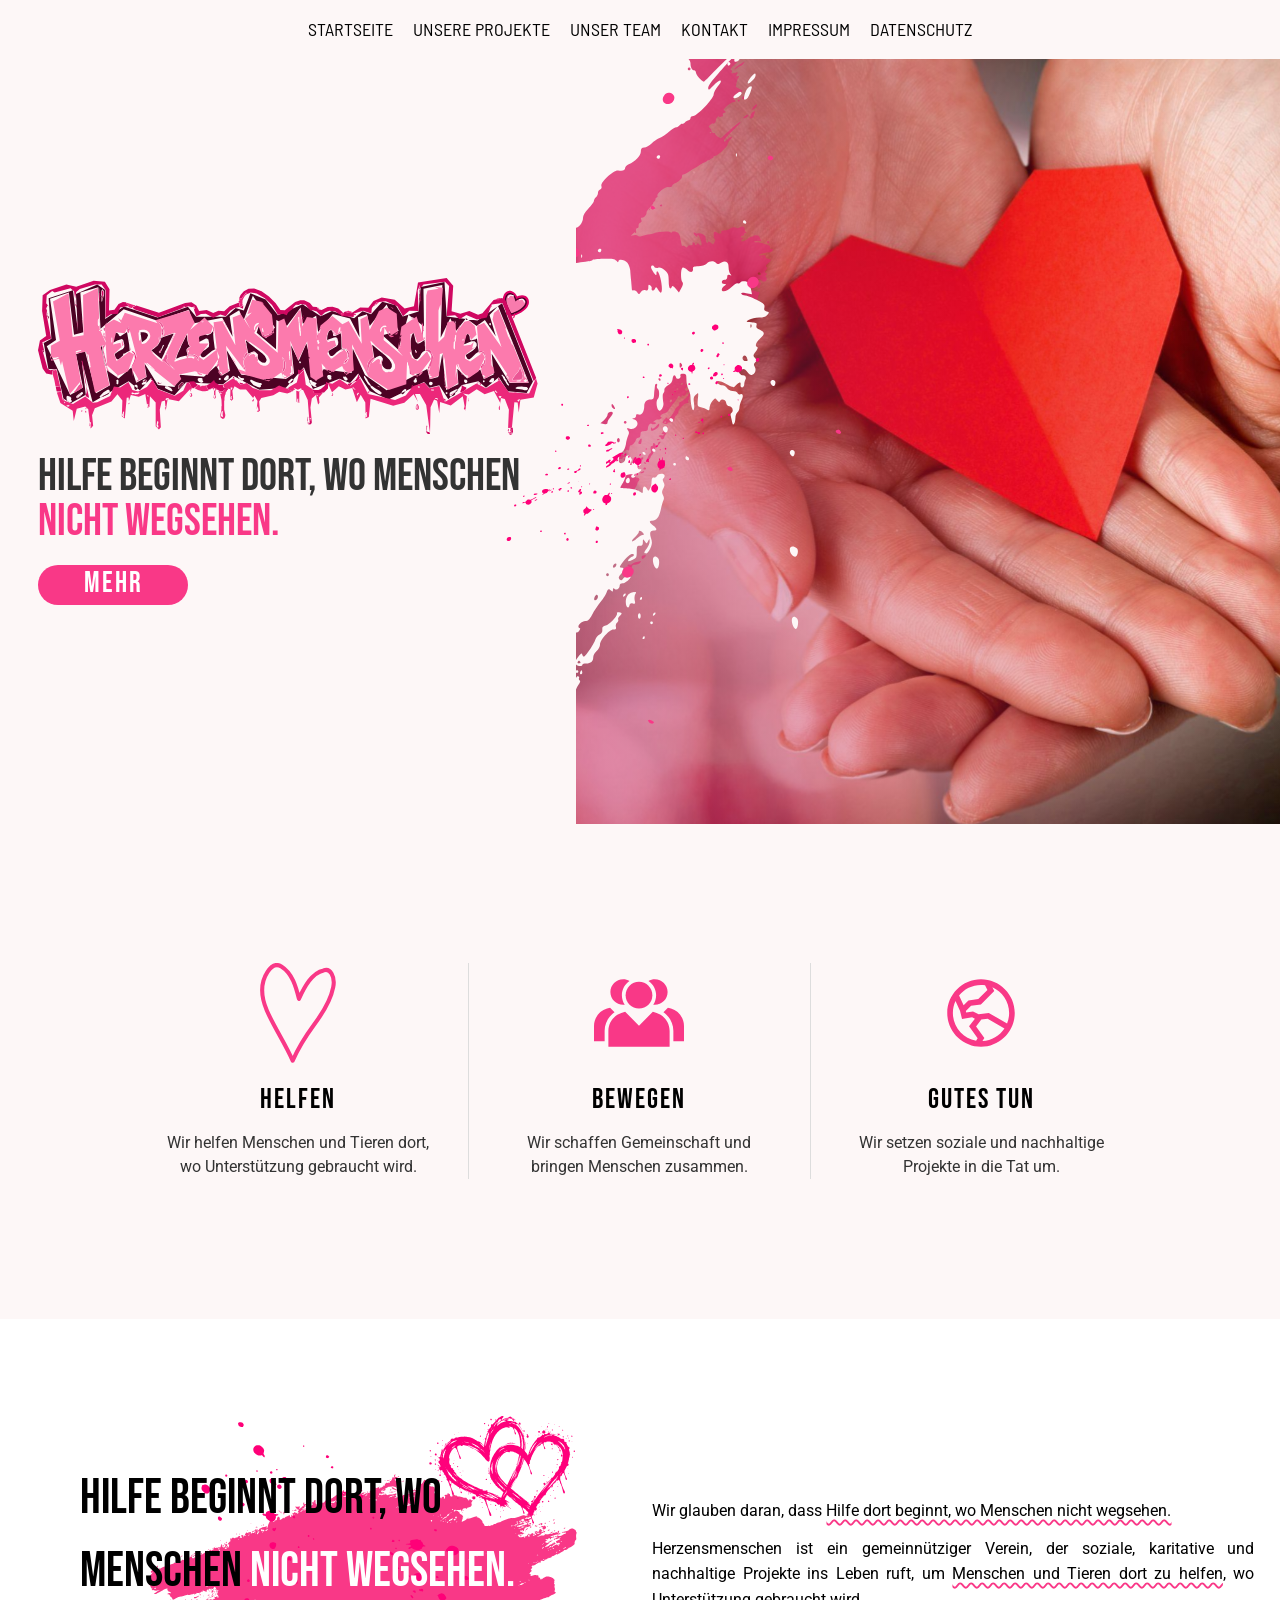
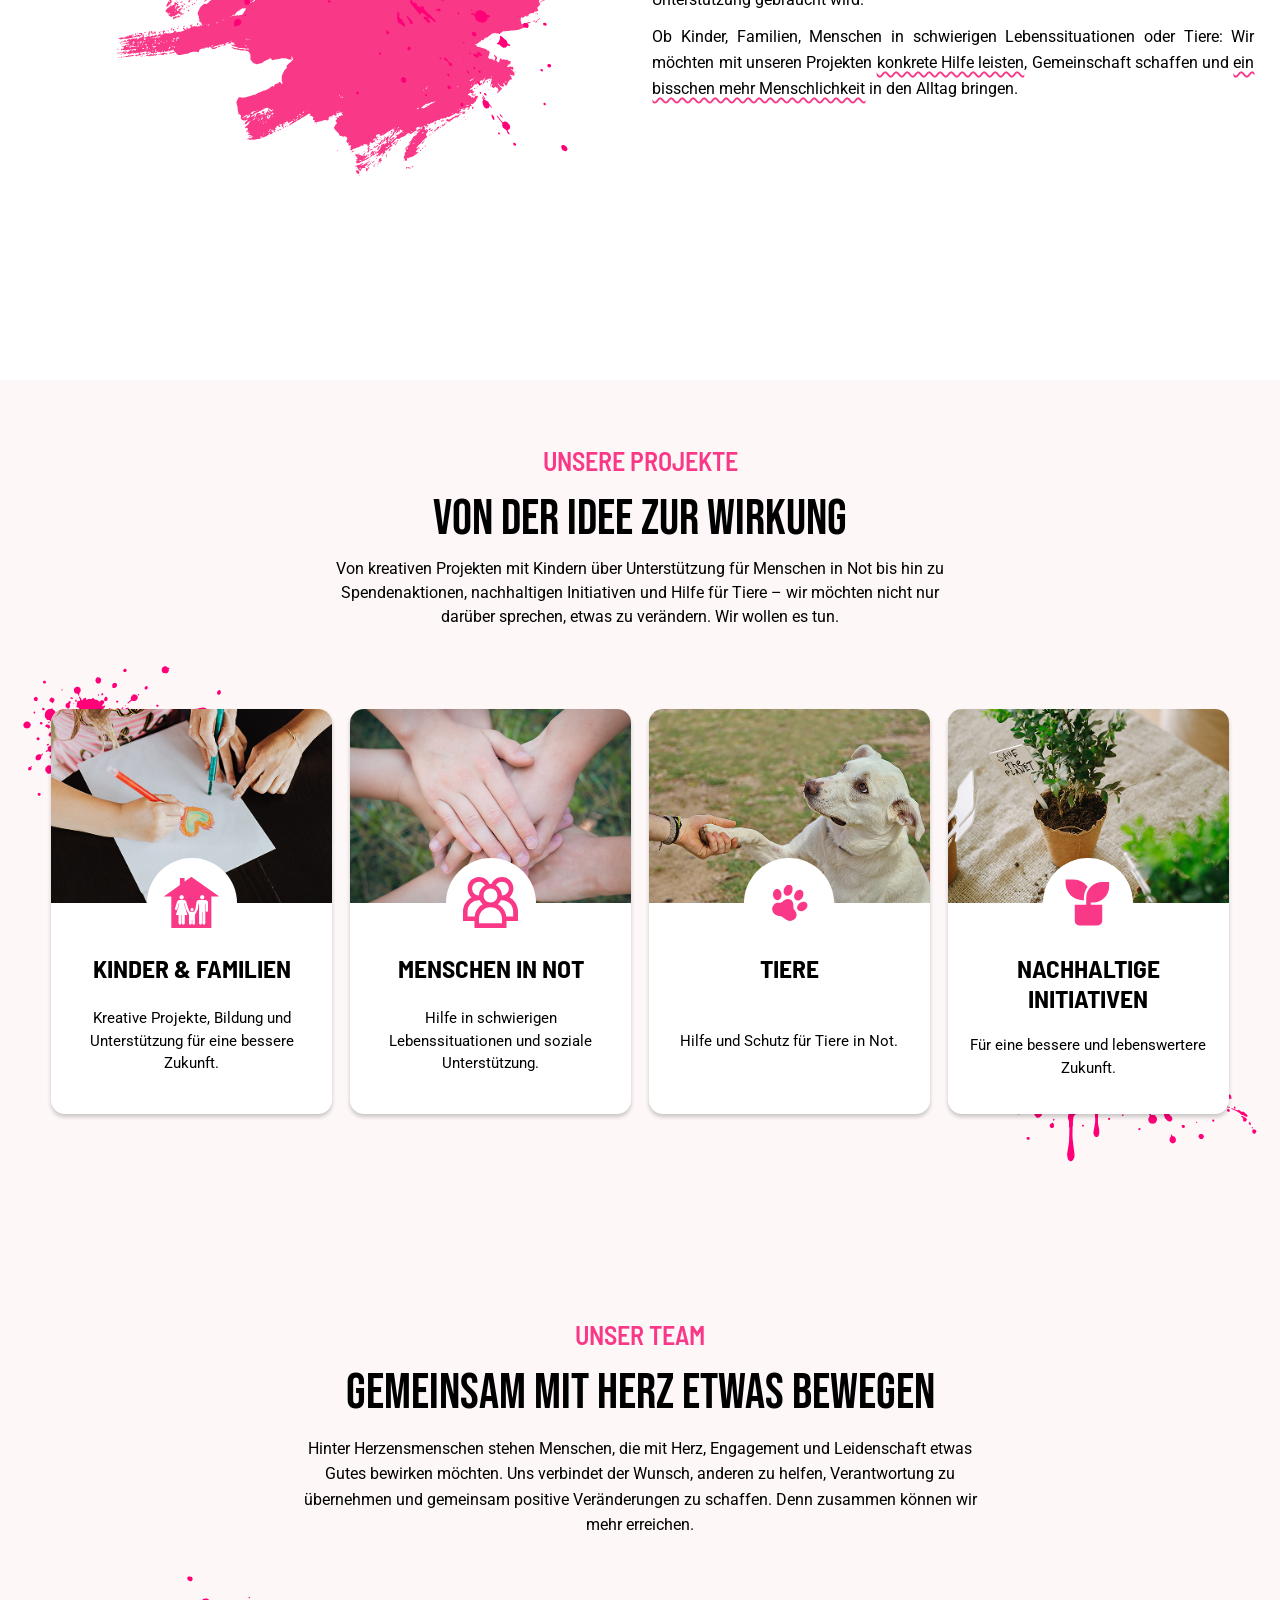
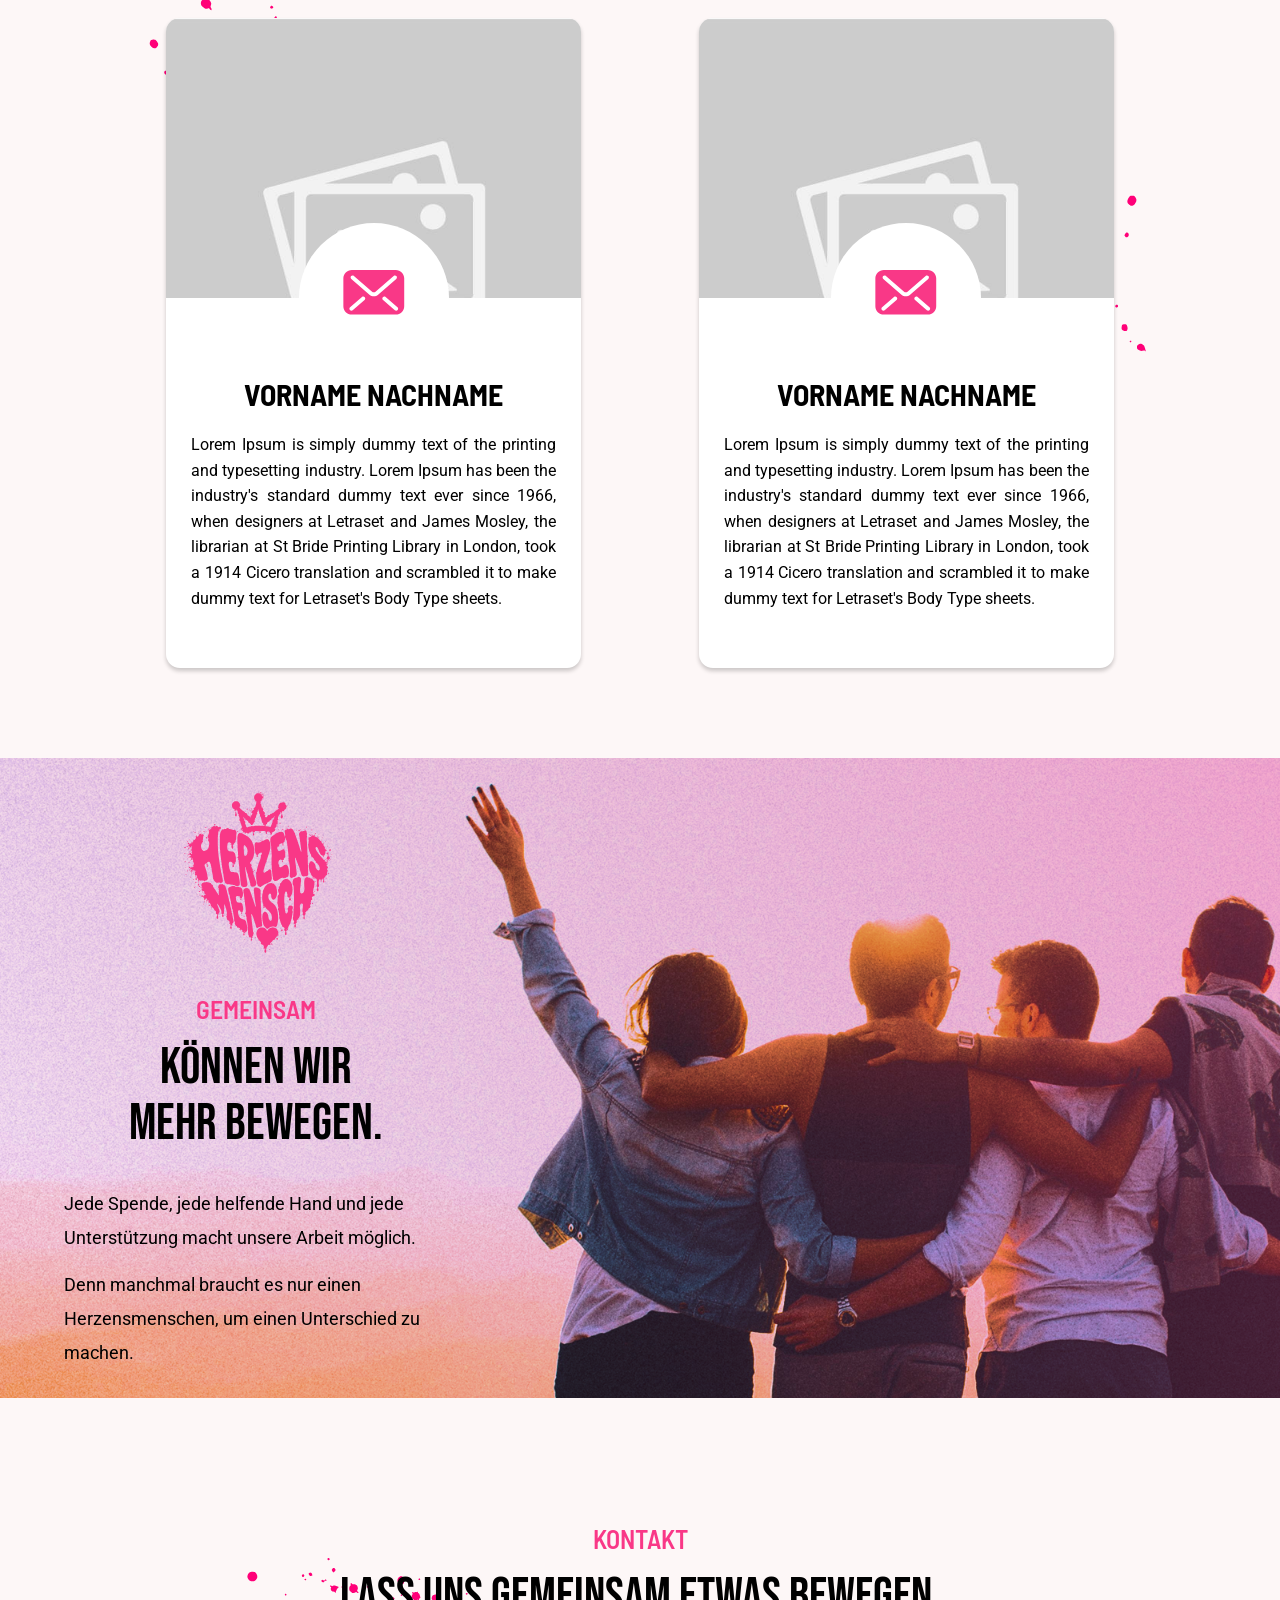
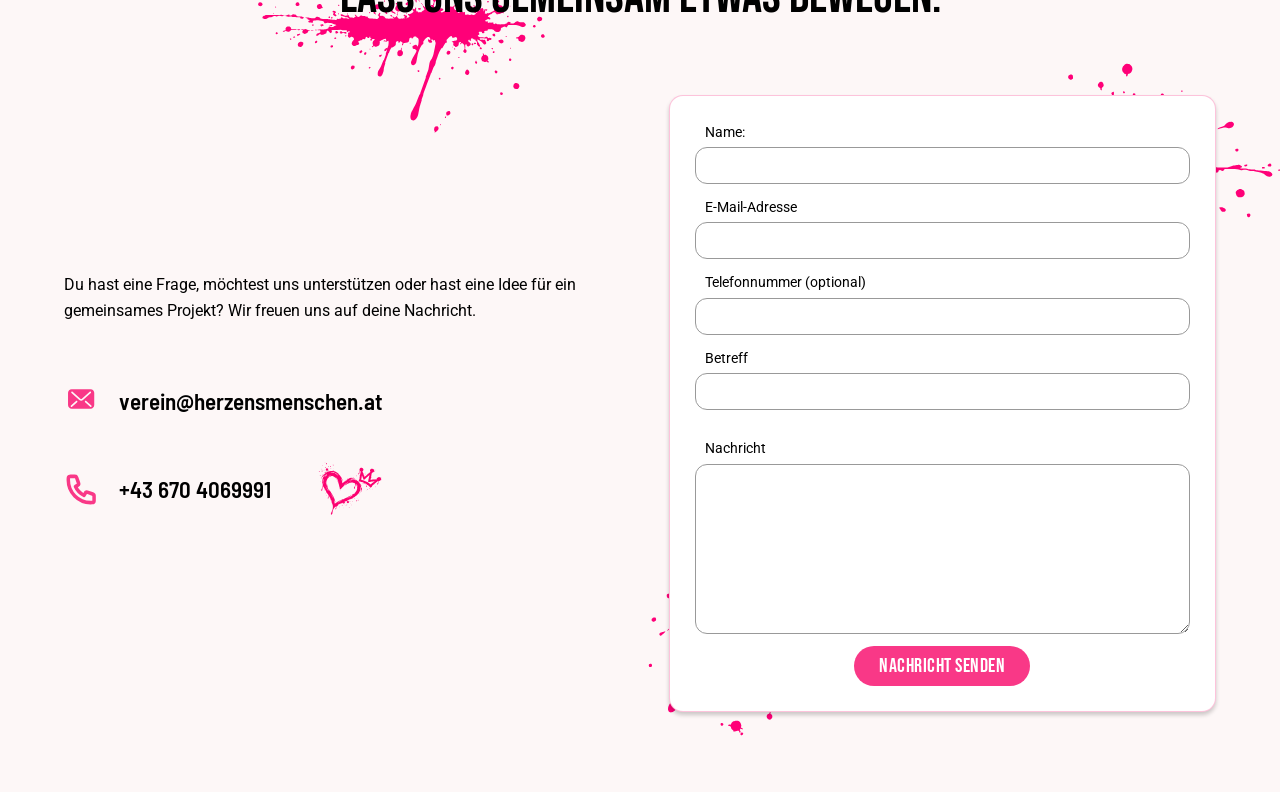
<file: website/index.html>
<!DOCTYPE html>
<html lang="de">
<head>
    <meta charset="UTF-8">
    <meta name="viewport" content="width=device-width, initial-scale=1.0">

    <title>Herzensmenschen</title>

    <link rel="preconnect" href="https://fonts.googleapis.com">
    <link rel="preconnect" href="https://fonts.gstatic.com" crossorigin>

    <link href="https://fonts.googleapis.com/css2?family=Barlow+Semi+Condensed:wght@400;500;600;700&family=Bebas+Neue&family=Roboto:wght@400;500;600;700&display=swap" rel="stylesheet">
    <link rel="stylesheet"
    href="https://cdnjs.cloudflare.com/ajax/libs/font-awesome/6.7.2/css/all.min.css">



    <link rel="stylesheet" href="css/style.css">
    <link rel="stylesheet" href="css/mobilstyle.css">
    <link rel="stylesheet" href="css/tabletstyle.css">
</head>

<body>

    <header>

        <nav class="topnav" id="myTopnav"
             aria-label="Hauptnavigation">
    
            <button class="icon"
                    id="menu-toggle"
                    aria-label="Menü öffnen"
                    aria-expanded="false"
                    type="button">
                &#9776;
            </button>
    
            <ul>
                <li>
                    <a href="index.html">STARTSEITE</a>
                </li>
                <li>
                    <a href="#projekte">UNSERE PROJEKTE</a>
                </li>
                <li>
                    <a href="#team">UNSER TEAM</a>
                </li>
                <li>
                    <a href="#kontakt">KONTAKT</a>
                </li>
                <li>
                    <a href="Impressum.html">IMPRESSUM</a>
                </li>
                <li>
                    <a href="Datenschutz.html">DATENSCHUTZ</a>
                </li>
            </ul>
    
        </nav>
    
    </header>

    <main>

        <section class="hero" id="startseite">

            <div class="hero-visual">

                <img
                    src="pic/herosvg.svg"
                    alt=""
                    class="hero-hand"
                >

                <img
                    src="pic/pain1.svg"
                    alt=""
                    class="hero-paint"
                >

            </div>

            <div class="hero-content">

                <img
                    src="pic/logo1.svg"
                    alt="Herzensmenschen"
                    class="hero-logo"
                >

                <h1>
                    Hilfe beginnt dort, wo Menschen
                    <span>nicht wegsehen.</span>
                </h1>

                <a href="#projekte" class="hero-btn">
                    Mehr
                </a>

            </div>

        </section>

        <section class="fist-sec">

            <div class="first-sec-item">

                <img
                    src="pic/firsticon.svg"
                    alt="Helfen"
                    class="fistsec-icon"
                >

                <div class="first-sec-box">
                    <h2>HELFEN</h2>
                    <p>
                        Wir helfen Menschen und Tieren dort,
                        wo Unterstützung gebraucht wird.
                    </p>
                </div>

            </div>

            <div class="first-sec-item">

                <img
                    src="pic/firstsecsecondicon.svg"
                    alt="Bewegen"
                    class="fistsec-icon"
                >

                <div class="first-sec-box">
                    <h2>BEWEGEN</h2>
                    <p>
                        Wir schaffen Gemeinschaft und
                        bringen Menschen zusammen.
                    </p>
                </div>

            </div>

            <div class="first-sec-item">

                <img
                    src="pic/firstsecthicon.svg"
                    alt="Gutes tun"
                    class="fistsec-icon"
                >

                <div class="first-sec-box">
                    <h2>GUTES TUN</h2>
                    <p>
                        Wir  setzen soziale und nachhaltige
                        Projekte in die Tat um.
                    </p>
                </div>

            </div>

        </section>

        <section class="second-section">

            <div class="second-sec">

                <div class="second-sec-left">

                    <img
                        src="pic/secodsec-backink.svg"
                        alt=""
                        class="second-sec-paint"
                        aria-hidden="true"
                    >
                
                    <h2>
                        Hilfe beginnt dort, wo<br>
                        Menschen <span>nicht wegsehen.</span>
                    </h2>
                
                </div>

                <div class="second-sec-right">

                    <p>
                        Wir glauben daran, dass
                        <u>Hilfe dort beginnt, wo Menschen nicht wegsehen.</u>
                    </p>

                    <p>
                        Herzensmenschen ist ein gemeinnütziger Verein,
                        der soziale, karitative und nachhaltige Projekte
                        ins Leben ruft, um
                        <u>Menschen und Tieren dort zu helfen</u>,
                        wo Unterstützung gebraucht wird.
                    </p>

                    <p>
                        Ob Kinder, Familien, Menschen in schwierigen
                        Lebenssituationen oder Tiere: Wir möchten mit
                        unseren Projekten <u>konkrete Hilfe leisten</u>,
                        Gemeinschaft schaffen und
                        <u>ein bisschen mehr Menschlichkeit</u>
                        in den Alltag bringen.
                    </p>

                </div>

            </div>

        </section>

        <section id="projekte">
    <div class="second-third">
    

        <div class="project-intro">

            <h3>Unsere Projekte</h3>
        
            <h2>Von der Idee zur Wirkung</h2>
        
            <p>
                Von kreativen Projekten mit Kindern über Unterstützung
                für Menschen in Not bis hin zu Spendenaktionen,
                nachhaltigen Initiativen und Hilfe für Tiere – wir
                möchten nicht nur darüber sprechen, etwas zu verändern.
                Wir wollen es tun.
            </p>
        
        </div>
<div class="project-boxback">

    <img src="pic/project-ink.svg"
         class="project-ink-top"
         alt="">

    <div class="project-box-back">

        <!-- BOX 1 -->
        <div class="projekte-box">

            <div class="projekte-box-img">
                <img src="pic/kinderfam.jpg" alt="">
            </div>

            <div class="project-box-circle">
                <img src="pic/home.svg" alt="">
            </div>

            <h4>Kinder & Familien</h4>

            <p>Kreative Projekte, Bildung und
                Unterstützung für eine bessere Zukunft.</p>

        </div>

        <!-- BOX 2 -->
        <div class="projekte-box">

            <div class="projekte-box-img">
                <img src="pic/mencsheninnot.jpg" alt="">
            </div>

            <div class="project-box-circle">
                <img src="pic/kinderfam.svg" alt="">
            </div>

            <h4>Menschen in not</h4>

            <p>Hilfe in schwierigen Lebenssituationen und soziale Unterstützung.</p>

        </div>

        <!-- BOX 3 -->
        <div class="projekte-box">

            <div class="projekte-box-img">
                <img src="pic/tier.jpg" alt="">
            </div>

            <div class="project-box-circle">
                <img src="pic/tier.svg" alt="">
            </div>

            <h4>Tiere</h4>

            <p>Hilfe und Schutz für Tiere in Not.</p>

        </div>

        <!-- BOX 4 -->
        <div class="projekte-box">

            <div class="projekte-box-img">
                <img src="pic/nachhaltigeinti.jpg" alt="">
            </div>

            <div class="project-box-circle">
                <img src="pic/nachhal.svg" alt="">
            </div>

            <h4> Nachhaltige initiativen</h4>

            <p>Für eine bessere und lebenswertere Zukunft.</p>

        </div>

    </div>

    <img src="pic/projeckt-inksec.svg"
         class="project-ink-bottom"
         alt="">

</div>

        </div>

</section>

<section id="team">
    

    <div class="team-intro">

        <h3>Unser Team</h3>
    
        <h2>Gemeinsam mit Herz etwas bewegen</h2>
    
        <p>
            Hinter Herzensmenschen stehen Menschen, die mit Herz, Engagement und Leidenschaft etwas Gutes bewirken möchten. 
            Uns verbindet der Wunsch, anderen zu helfen, 
            Verantwortung zu übernehmen und gemeinsam positive Veränderungen zu schaffen. Denn zusammen können wir mehr erreichen.
        </p>
    
    </div>

<div class="team-boxback">

    <img src="pic/team-ink.svg"
         class="team-ink-top"
         alt="">

    <div class="team-box-back">

        <div class="team-box">

            <div class="team-box-img">
                <img src="pic/placeholder.jpg" alt="">
            </div>

            <div class="team-box-circle">
                <a href="mailto:EMAIL">
                    <img src="pic/email.svg" alt="E-Mail schreiben" title="E-Mail schreiben">
                </a>
            </div>

            <h4>Vorname Nachname</h4>

            <p>Lorem Ipsum is simply dummy text of the printing and typesetting industry. Lorem Ipsum has been the industry's 
                standard dummy text ever since 1966, when designers at Letraset and James Mosley, the librarian at St Bride Printing 
                Library in London, took a 1914 Cicero translation and scrambled it to make dummy text for Letraset's Body Type sheets.</p>

        </div>


        <div class="team-box">

            <div class="team-box-img">
                <img src="pic/placeholder.jpg" alt="">
            </div>

            <div class="team-box-circle">
                <a href="mailto:EMAIL">
                    <img src="pic/email.svg" alt="E-Mail schreiben" title="E-Mail schreiben">
                </a>
            </div>

            <h4>Vorname Nachname</h4>

            <p>Lorem Ipsum is simply dummy text of the printing and typesetting industry. Lorem Ipsum has been the industry's 
                standard dummy text ever since 1966, when designers at Letraset and James Mosley, the librarian at St Bride Printing 
                Library in London, took a 1914 Cicero translation and scrambled it to make dummy text for Letraset's Body Type sheets.</p>

        </div>




    </div>

    <img src="pic/teamsecink.svg"
         class="team-ink-bottom"
         alt="">

</div>





</section>

<!-- FIFTH SECTION -->

<section class="fifth-section">

    <div class="fifth-sec-content">

        <img
            src="pic/HERZENS_MENSCH_heartlogo.svg"
            alt="Herzensmenschen"
            class="fifth-sec-logo"
        >

        <h3>Gemeinsam</h3>

        <h2>Können wir<br>mehr bewegen.</h2>

        <div class="fifth-sec-text">

            <p>
                Jede Spende, jede helfende Hand und jede
                Unterstützung macht unsere Arbeit möglich.
            </p>

            <p>
                Denn manchmal braucht es nur einen Herzensmenschen,
                um einen Unterschied zu machen.
            </p>

        </div>

    </div>

</section>

 

<section class="contact-section" id="kontakt">

     

    <div class="contact-intro">

        <img
            src="pic/kontakt1.svg"
            class="contact-intro-ink"
            alt=""
            aria-hidden="true"
        >

        <h3>Kontakt</h3>

        <h2>Lass uns gemeinsam etwas bewegen.</h2>

    </div>

    <div class="contact-container">

         

        <div class="contact-left">

            <p>
                Du hast eine Frage, möchtest uns unterstützen
                oder hast eine Idee für ein gemeinsames Projekt?
                Wir freuen uns auf deine Nachricht.
            </p>

            <div class="contact-details">

               

                <a href="mailto:verein@herzensmenschen.at"
                   class="contact-email">

                    <img
                        src="pic/email-14_svgrepo.com.svg"
                        alt=""
                    >

                    <span>verein@herzensmenschen.at</span>

                </a>

               

                <div class="contact-phone-row">

                    <a href="tel:+436704069991"
                       class="contact-phone">

                        <img
                            src="pic/phone_svgrepo.com.svg"
                            alt=""
                        >

                        <span>+43 670 4069991</span>

                    </a>

                    <img
                        src="pic/graffitikontaktheart.svg"
                        class="contact-heart"
                        alt=""
                        aria-hidden="true"
                    >

                </div>

            </div>

        </div>

       

        <div class="contact-right">

            <img
                src="pic/ink-kontakt.svg"
                class="contact-ink-top"
                alt=""
                aria-hidden="true"
            >

            <img
                src="pic/ink-kontakt-two.svg"
                class="contact-ink-bottom"
                alt=""
                aria-hidden="true"
            >

            <!-- CONTACT FORM -->

            <form
                class="contact-form"
                action="contact.php"
                method="POST"
                accept-charset="UTF-8"
            >

                <div class="contact-form-group">

                    <label for="contact-name">Name:</label>

                    <input
                        type="text"
                        id="contact-name"
                        name="name"
                        autocomplete="name"
                        maxlength="100"
                        required
                    >

                </div>

                <div class="contact-form-group">

                    <label for="contact-email">
                        E-Mail-Adresse
                    </label>

                    <input
                        type="email"
                        id="contact-email"
                        name="email"
                        autocomplete="email"
                        maxlength="254"
                        required
                    >

                </div>

                <div class="contact-form-group">

                    <label for="contact-phone">
                        Telefonnummer (optional)
                    </label>

                    <input
                        type="tel"
                        id="contact-phone"
                        name="phone"
                        autocomplete="tel"
                        maxlength="40"
                    >

                </div>

                <div class="contact-form-group">

                    <label for="contact-subject">Betreff</label>

                    <input
                        type="text"
                        id="contact-subject"
                        name="subject"
                        maxlength="150"
                        required
                    >

                </div>

                <div class="contact-form-group contact-message">

                    <label for="contact-message">
                        Nachricht
                    </label>

                    <textarea
                        id="contact-message"
                        name="message"
                        rows="7"
                        maxlength="5000"
                        required
                    ></textarea>

                </div>

                <button type="submit" class="contact-submit">
                    Nachricht senden
                </button>

            </form>

        </div>

    </div>

</section>









    </main>


<!-- SIDE NAVIGATION -->

<aside class="side-nav" aria-label="Seitennavigation">

    <div class="side-nav-indicator" aria-hidden="true"></div>

    <button type="button"
            class="side-nav-btn is-active"
            data-target="startseite"
            aria-label="Startseite"
            title="Startseite">

        <i class="fa-solid fa-house"></i>

    </button>

    <button type="button"
            class="side-nav-btn"
            data-target="projekte"
            aria-label="Unsere Projekte"
            title="Unsere Projekte">

        <i class="fa-solid fa-heart"></i>

    </button>

    <button type="button"
            class="side-nav-btn"
            data-target="team"
            aria-label="Unser Team"
            title="Unser Team">

        <i class="fa-solid fa-users"></i>

    </button>

    <button type="button"
            class="side-nav-btn"
            data-target="kontakt"
            aria-label="Kontakt"
            title="Kontakt">

        <i class="fa-solid fa-at"></i>

    </button>

</aside>

<!-- BACK TO TOP -->

<button type="button"
        class="back-to-top"
        aria-label="Nach oben"
        title="Nach oben">

    <i class="fa-solid fa-arrow-up"></i>
    <span>Nach oben</span>

</button>




    <footer id="kontakt">
        
    </footer>

    <script src="js/javascript.js"></script>

</body>
</html>
</file>
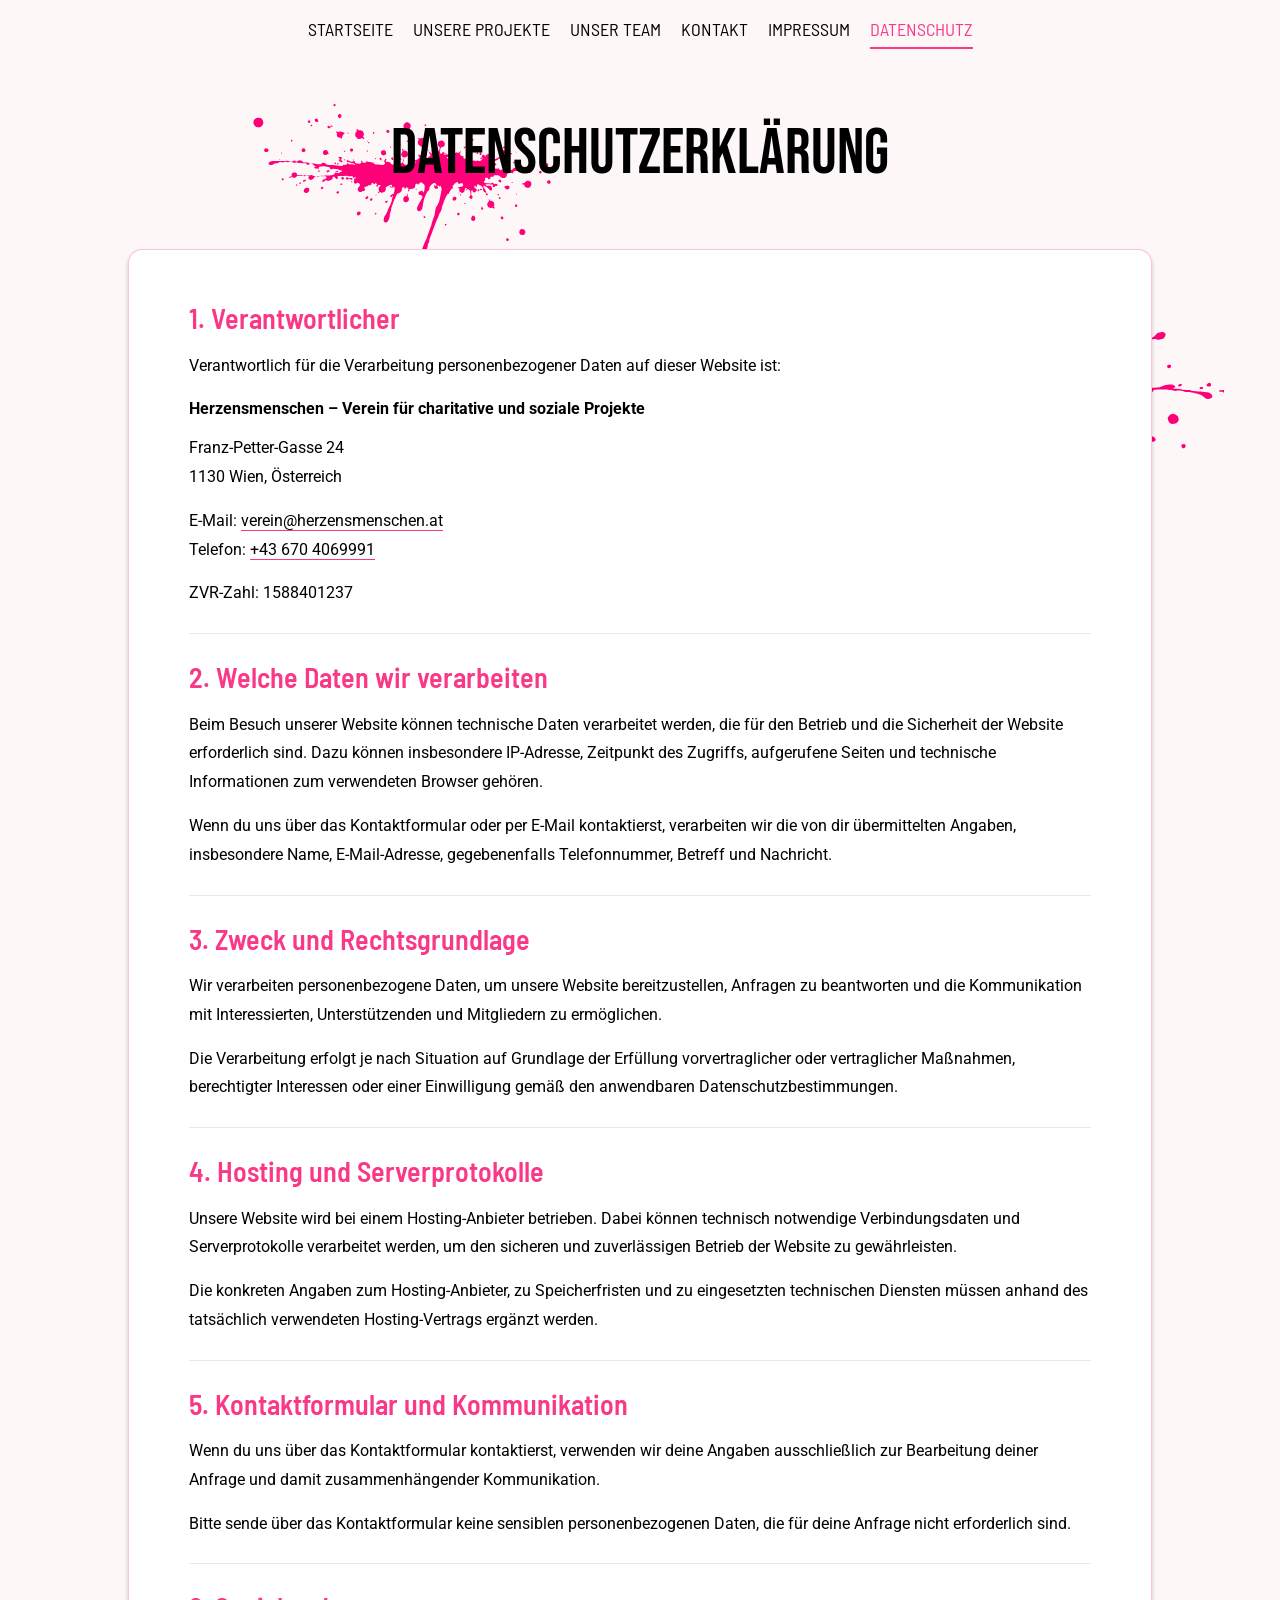
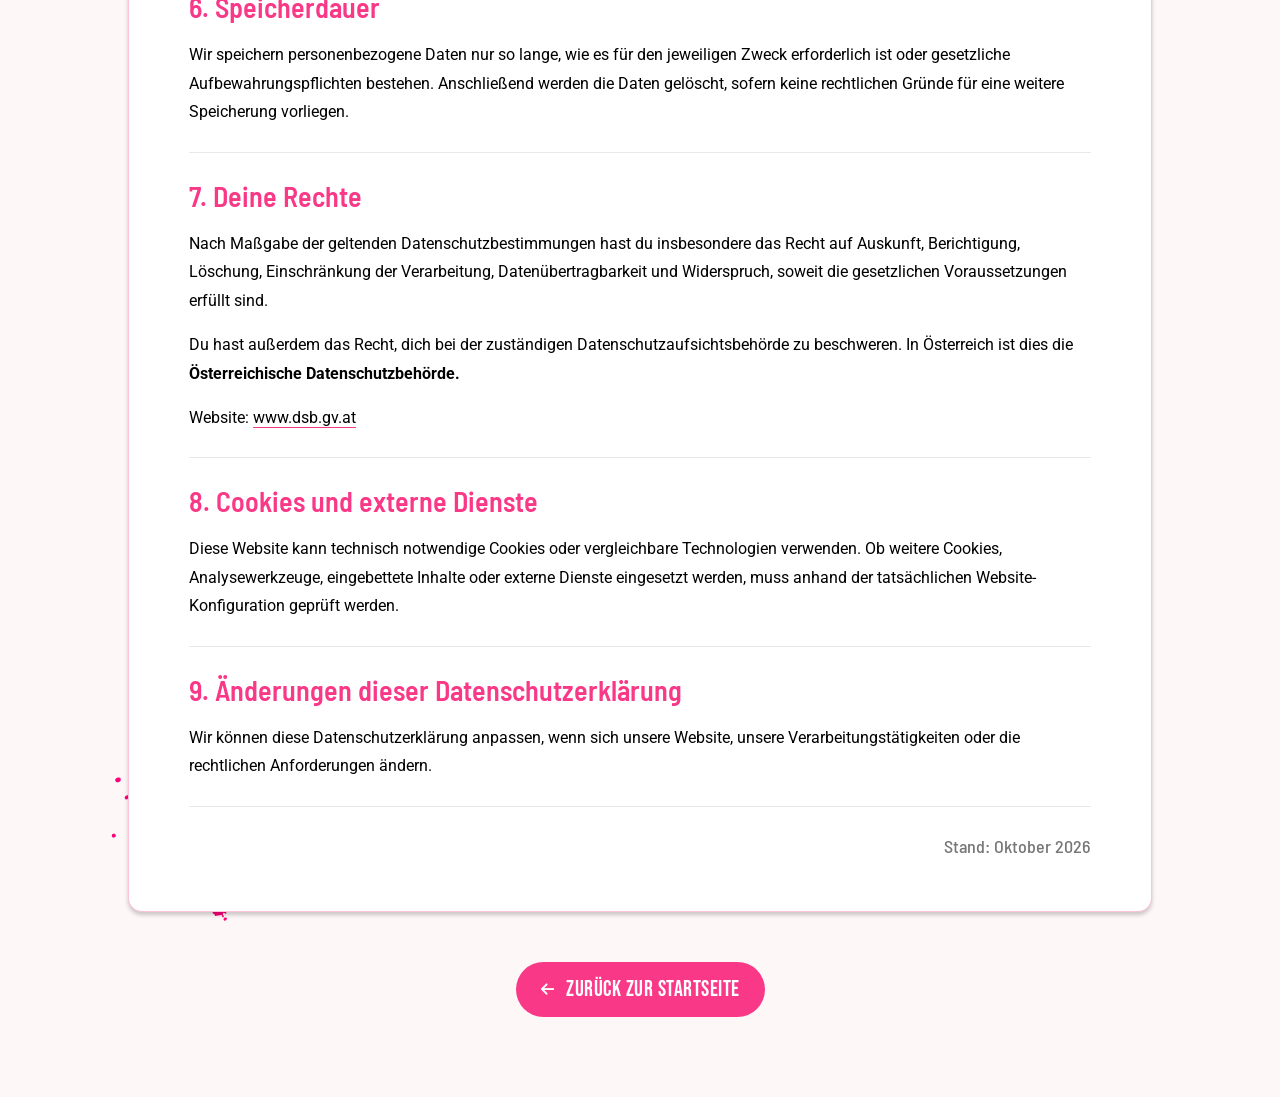
<file: website/Datenschutz.html>
<!DOCTYPE html>
<html lang="de">
<head>
    <meta charset="UTF-8">
    <meta name="viewport" content="width=device-width, initial-scale=1.0">

    <title>Datenschutz | Herzensmenschen</title>

    <link rel="preconnect" href="https://fonts.googleapis.com">
    <link rel="preconnect" href="https://fonts.gstatic.com" crossorigin>

    <link href="https://fonts.googleapis.com/css2?family=Barlow+Semi+Condensed:wght@400;500;600;700&family=Bebas+Neue&family=Roboto:wght@400;500;600;700&display=swap" rel="stylesheet">

    <link rel="stylesheet" href="https://cdnjs.cloudflare.com/ajax/libs/font-awesome/6.7.2/css/all.min.css">

    <link rel="stylesheet" href="css/style.css">
    <link rel="stylesheet" href="css/mobilstyle.css">
    <link rel="stylesheet" href="css/tabletstyle.css">
</head>

<body>

    <header>

        <nav class="topnav" id="myTopnav"
             aria-label="Hauptnavigation">

            <button class="icon"
                    id="menu-toggle"
                    aria-label="Menü öffnen"
                    aria-expanded="false"
                    type="button">
                &#9776;
            </button>

            <ul>
                <li>
                    <a href="index.html">STARTSEITE</a>
                </li>
                <li>
                    <a href="index.html#projekte">UNSERE PROJEKTE</a>
                </li>
                <li>
                    <a href="index.html#team">UNSER TEAM</a>
                </li>
                <li>
                    <a href="index.html#kontakt">KONTAKT</a>
                </li>
                <li>
                    <a href="Impressum.html">IMPRESSUM</a>
                </li>
                <li>
                    <a href="Datenschutz.html"
                       class="nav-active"
                       aria-current="page">DATENSCHUTZ</a>
                </li>
            </ul>

        </nav>

    </header>

    <main>

       

        <section class="datenschutz-section">

           

            <div class="datenschutz-intro">

                <img src="pic/kontakt1.svg"
                     class="datenschutz-intro-ink"
                     alt=""
                     aria-hidden="true">

                <h1>Datenschutzerklärung</h1>

                 

            </div>

      

            <div class="datenschutz-container">

                <img src="pic/ink-kontakt.svg"
                     class="datenschutz-ink-top"
                     alt=""
                     aria-hidden="true">

                <img src="pic/ink-kontakt-two.svg"
                     class="datenschutz-ink-bottom"
                     alt=""
                     aria-hidden="true">

                <article class="datenschutz-content">
 

                    <div class="datenschutz-item">

                        <h2>1. Verantwortlicher</h2>

                        <p>
                            Verantwortlich für die Verarbeitung
                            personenbezogener Daten auf dieser
                            Website ist:
                        </p>

                        <address>

                            <strong>
                                Herzensmenschen – Verein für
                                charitative und soziale Projekte
                            </strong>

                            <p>
                                Franz-Petter-Gasse 24<br>
                                1130 Wien, Österreich
                            </p>

                            <p>
                                E-Mail:
                                <a href="mailto:verein@herzensmenschen.at">
                                    verein@herzensmenschen.at
                                </a>
                                <br>

                                Telefon:
                                <a href="tel:+436704069991">
                                    +43 670 4069991
                                </a>
                            </p>

                            <p>ZVR-Zahl: 1588401237</p>

                        </address>

                    </div>

                    

                    <div class="datenschutz-item">

                        <h2>2. Welche Daten wir verarbeiten</h2>

                        <p>
                            Beim Besuch unserer Website können
                            technische Daten verarbeitet werden,
                            die für den Betrieb und die Sicherheit
                            der Website erforderlich sind.
                            Dazu können insbesondere IP-Adresse,
                            Zeitpunkt des Zugriffs, aufgerufene
                            Seiten und technische Informationen
                            zum verwendeten Browser gehören.
                        </p>

                        <p>
                            Wenn du uns über das Kontaktformular
                            oder per E-Mail kontaktierst, verarbeiten
                            wir die von dir übermittelten Angaben,
                            insbesondere Name, E-Mail-Adresse,
                            gegebenenfalls Telefonnummer,
                            Betreff und Nachricht.
                        </p>

                    </div>
 

                    <div class="datenschutz-item">

                        <h2>3. Zweck und Rechtsgrundlage</h2>

                        <p>
                            Wir verarbeiten personenbezogene Daten,
                            um unsere Website bereitzustellen,
                            Anfragen zu beantworten und die
                            Kommunikation mit Interessierten,
                            Unterstützenden und Mitgliedern
                            zu ermöglichen.
                        </p>

                        <p>
                            Die Verarbeitung erfolgt je nach
                            Situation auf Grundlage der Erfüllung
                            vorvertraglicher oder vertraglicher
                            Maßnahmen, berechtigter Interessen
                            oder einer Einwilligung gemäß den
                            anwendbaren Datenschutzbestimmungen.
                        </p>

                    </div>

                

                    <div class="datenschutz-item">

                        <h2>4. Hosting und Serverprotokolle</h2>

                        <p>
                            Unsere Website wird bei einem
                            Hosting-Anbieter betrieben.
                            Dabei können technisch notwendige
                            Verbindungsdaten und Serverprotokolle
                            verarbeitet werden, um den sicheren
                            und zuverlässigen Betrieb der Website
                            zu gewährleisten.
                        </p>

                        <p>
                            Die konkreten Angaben zum
                            Hosting-Anbieter, zu Speicherfristen
                            und zu eingesetzten technischen
                            Diensten müssen anhand des tatsächlich
                            verwendeten Hosting-Vertrags ergänzt
                            werden.
                        </p>

                    </div>

                     

                    <div class="datenschutz-item">

                        <h2>5. Kontaktformular und Kommunikation</h2>

                        <p>
                            Wenn du uns über das Kontaktformular
                            kontaktierst, verwenden wir deine
                            Angaben ausschließlich zur Bearbeitung
                            deiner Anfrage und damit
                            zusammenhängender Kommunikation.
                        </p>

                        <p>
                            Bitte sende über das Kontaktformular
                            keine sensiblen personenbezogenen
                            Daten, die für deine Anfrage nicht
                            erforderlich sind.
                        </p>

                    </div>

                     

                    <div class="datenschutz-item">

                        <h2>6. Speicherdauer</h2>

                        <p>
                            Wir speichern personenbezogene Daten
                            nur so lange, wie es für den jeweiligen
                            Zweck erforderlich ist oder gesetzliche
                            Aufbewahrungspflichten bestehen.
                            Anschließend werden die Daten gelöscht,
                            sofern keine rechtlichen Gründe für
                            eine weitere Speicherung vorliegen.
                        </p>

                    </div>

                    

                    <div class="datenschutz-item">

                        <h2>7. Deine Rechte</h2>

                        <p>
                            Nach Maßgabe der geltenden
                            Datenschutzbestimmungen hast du
                            insbesondere das Recht auf Auskunft,
                            Berichtigung, Löschung, Einschränkung
                            der Verarbeitung, Datenübertragbarkeit
                            und Widerspruch, soweit die gesetzlichen
                            Voraussetzungen erfüllt sind.
                        </p>

                        <p>
                            Du hast außerdem das Recht, dich bei
                            der zuständigen Datenschutzaufsichtsbehörde
                            zu beschweren. In Österreich ist dies die
                            <strong>
                                Österreichische Datenschutzbehörde.
                            </strong>
                        </p>

                        <p>
                            Website:
                            <a href="https://www.dsb.gv.at/"
                               target="_blank"
                               rel="noopener noreferrer">
                                www.dsb.gv.at
                            </a>
                        </p>

                    </div>

                    

                    <div class="datenschutz-item">

                        <h2>8. Cookies und externe Dienste</h2>

                        <p>
                            Diese Website kann technisch notwendige
                            Cookies oder vergleichbare Technologien
                            verwenden. Ob weitere Cookies,
                            Analysewerkzeuge, eingebettete Inhalte
                            oder externe Dienste eingesetzt werden,
                            muss anhand der tatsächlichen
                            Website-Konfiguration geprüft werden.
                        </p>

                    </div>

                     

                    <div class="datenschutz-item">

                        <h2>9. Änderungen dieser Datenschutzerklärung</h2>

                        <p>
                            Wir können diese Datenschutzerklärung
                            anpassen, wenn sich unsere Website,
                            unsere Verarbeitungstätigkeiten oder
                            die rechtlichen Anforderungen ändern.
                        </p>

                    </div>

                    

                    <p class="datenschutz-date">
                        Stand: Oktober 2026
                    </p>

                </article>

            </div>

             

            <a href="index.html" class="datenschutz-back">
                <i class="fa-solid fa-arrow-left"
                   aria-hidden="true"></i>
                Zurück zur Startseite
            </a>

        </section>

    </main>

    <footer>

        

    </footer>

    <script src="js/javascript.js"></script>

</body>
</html>
</file>
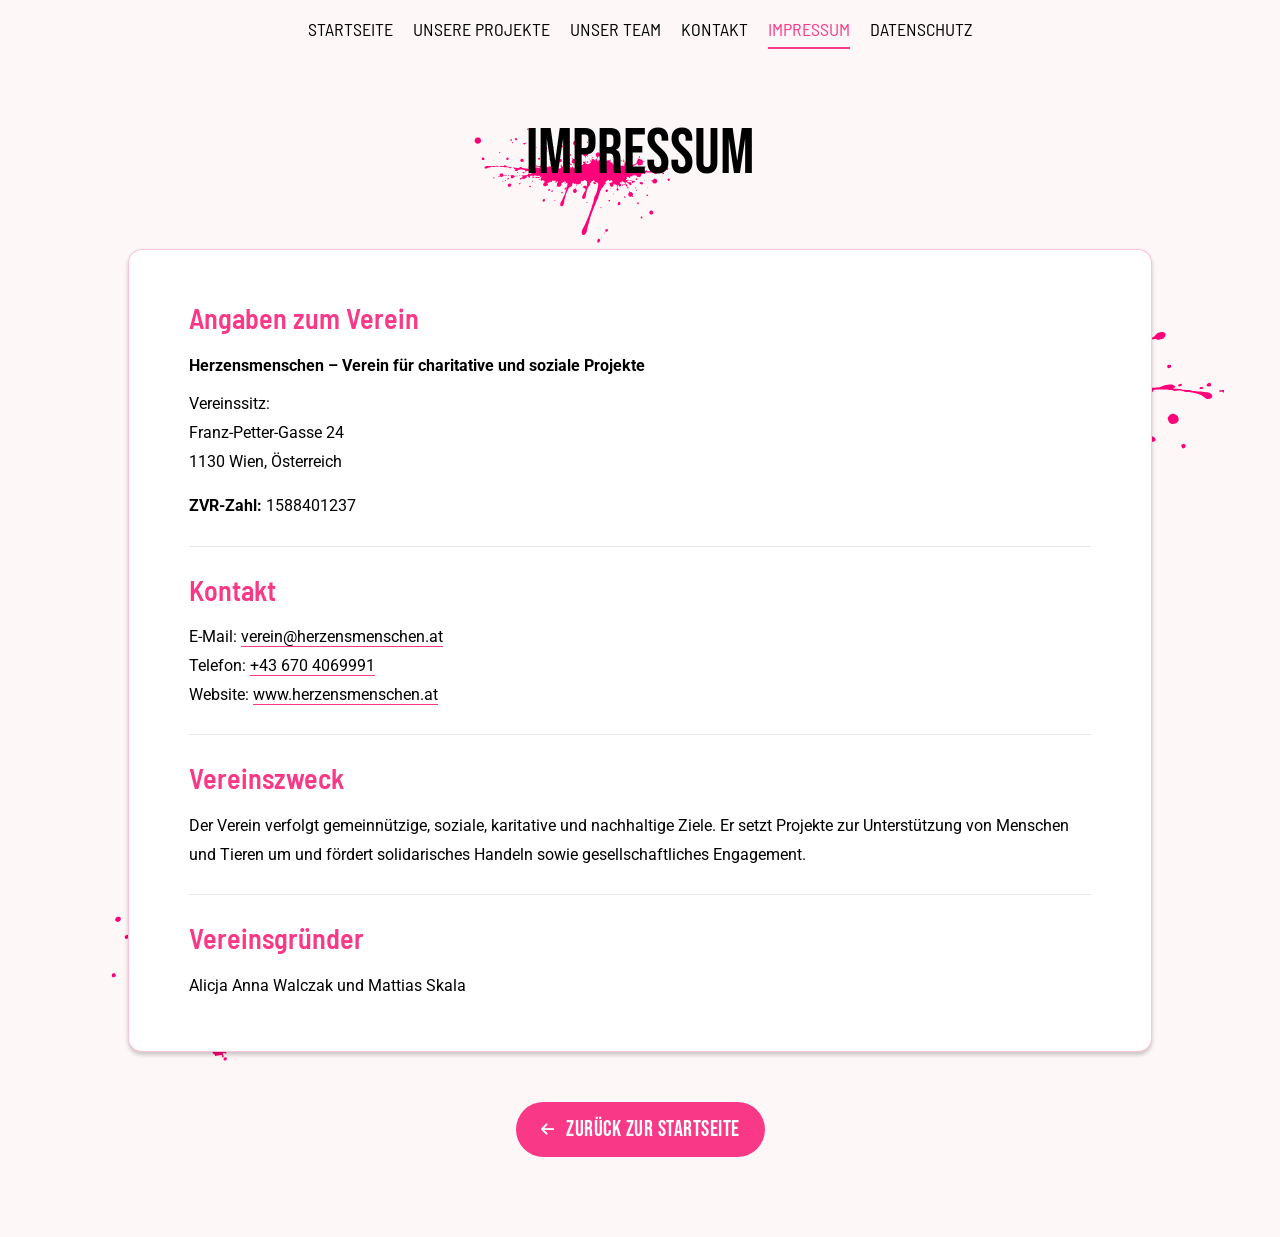
<file: website/Impressum.html>
<!DOCTYPE html>
<html lang="de">
<head>
    <meta charset="UTF-8">
    <meta name="viewport" content="width=device-width, initial-scale=1.0">

    <title>Impressum | Herzensmenschen</title>

    <link rel="preconnect" href="https://fonts.googleapis.com">
    <link rel="preconnect" href="https://fonts.gstatic.com" crossorigin>

    <link href="https://fonts.googleapis.com/css2?family=Barlow+Semi+Condensed:wght@400;500;600;700&family=Bebas+Neue&family=Roboto:wght@400;500;600;700&display=swap" rel="stylesheet">

    <link rel="stylesheet" href="https://cdnjs.cloudflare.com/ajax/libs/font-awesome/6.7.2/css/all.min.css">

    <link rel="stylesheet" href="css/style.css">
    <link rel="stylesheet" href="css/mobilstyle.css">
    <link rel="stylesheet" href="css/tabletstyle.css">
</head>

<body>

    <header>

        <nav class="topnav" id="myTopnav"
             aria-label="Hauptnavigation">

            <button class="icon"
                    id="menu-toggle"
                    aria-label="Menü öffnen"
                    aria-expanded="false"
                    type="button">
                &#9776;
            </button>

            <ul>

                <li>
                    <a href="index.html">STARTSEITE</a>
                </li>

                <li>
                    <a href="index.html#projekte">UNSERE PROJEKTE</a>
                </li>

                <li>
                    <a href="index.html#team">UNSER TEAM</a>
                </li>

                <li>
                    <a href="index.html#kontakt">KONTAKT</a>
                </li>

                <li>
                    <a href="Impressum.html"
                       class="impressum-nav-active"
                       aria-current="page">IMPRESSUM</a>
                </li>

                <li>
                    <a href="Datenschutz.html">DATENSCHUTZ</a>
                </li>

            </ul>

        </nav>

    </header>

    <main>

        <section class="impressum-section">

            <div class="impressum-intro">

                <img src="pic/kontakt1.svg"
                     class="impressum-intro-ink"
                     alt=""
                     aria-hidden="true">

                <h1>Impressum</h1>

                

            </div>

            <div class="impressum-container">

                <img src="pic/ink-kontakt.svg"
                     class="impressum-ink-top"
                     alt=""
                     aria-hidden="true">

                <img src="pic/ink-kontakt-two.svg"
                     class="impressum-ink-bottom"
                     alt=""
                     aria-hidden="true">

                <article class="impressum-content">

                    <div class="impressum-item">

                        <h2>Angaben zum Verein</h2>

                        <address>

                            <strong>
                                Herzensmenschen – Verein für
                                charitative und soziale Projekte
                            </strong>

                            <p>
                                Vereinssitz:<br>
                                Franz-Petter-Gasse 24<br>
                                1130 Wien, Österreich
                            </p>

                            <p>
                                <b>ZVR-Zahl:</b> 1588401237
                            </p>

                        </address>

                    </div>

                    <div class="impressum-item">

                        <h2>Kontakt</h2>

                        <p>
                            E-Mail:
                            <a href="mailto:verein@herzensmenschen.at">
                                verein@herzensmenschen.at
                            </a>

                            <br>

                            Telefon:
                            <a href="tel:+436704069991">
                                +43 670 4069991
                            </a>

                            <br>

                            Website:
                            <a href="https://www.herzensmenschen.at">
                                www.herzensmenschen.at
                            </a>
                        </p>

                    </div>

                    <div class="impressum-item">

                        <h2>Vereinszweck</h2>

                        <p>
                            Der Verein verfolgt gemeinnützige,
                            soziale, karitative und nachhaltige Ziele.
                            Er setzt Projekte zur Unterstützung von
                            Menschen und Tieren um und fördert
                            solidarisches Handeln sowie
                            gesellschaftliches Engagement.
                        </p>

                    </div>

                    <div class="impressum-item">

                        <h2>Vereinsgründer</h2>

                        <p>
                            Alicja Anna Walczak und Mattias Skala
                        </p>

                    </div>

                </article>

            </div>

            <a href="index.html" class="impressum-back">

                <i class="fa-solid fa-arrow-left"
                   aria-hidden="true"></i>

                Zurück zur Startseite

            </a>

        </section>

    </main>

    <footer>

        

    </footer>

    <script src="js/javascript.js"></script>

</body>
</html>
</file>
<file: website/css/style.css>
/* ========================================
   GLOBAL
======================================== */

:root {
    --colorpink: #F93887;
    --colorblack: #000000;
    --colorwhite: #FFFFFF;
    --colorbackground: #FDF7F7;


    --font1: 'Barlow Semi Condensed', sans-serif;
    --font2: 'Bebas Neue', sans-serif;
    --font3: 'Roboto', sans-serif; 
}

* {
    margin: 0;
    padding: 0;
    box-sizing: border-box;
    scroll-behavior: smooth;
}

body {
    font-family: var(--font3);
    background-color: var(--colorbackground);
    color: #333;
    line-height: 1.6;
}

img {
    max-width: 100%;
}

/* ========================================
   SIDE NAVIGATION
======================================== */

.side-nav {
    position: fixed;
    z-index: 100;

    top: 50%;
    right: 20px;

    display: flex;
    flex-direction: column;
    align-items: center;

    gap: 22px;
    padding: 20px 0;

    width: 46px;

    /* HIDDEN STATE */

    opacity: 0;
    visibility: hidden;
    pointer-events: none;

    transform: translate(25px, -50%);

    transition:
        opacity 0.7s ease,
        transform 0.7s ease,
        visibility 0s linear 0.7s;
}

/* VISIBLE STATE */

.side-nav.is-visible {
    opacity: 1;
    visibility: visible;
    pointer-events: auto;

    transform: translate(0, -50%);

    transition:
        opacity 0.7s ease,
        transform 0.7s ease,
        visibility 0s linear 0s;
}

/* VERTICAL LINE */

.side-nav::before {
    content: "";

    position: absolute;
    z-index: 0;

    top: 0;
    bottom: 0;
    left: 50%;

    width: 1px;

    background-color: var(--colorpink);
    opacity: 0.35;

    transform: translateX(-50%);
}

/* NAVIGATION BUTTONS */

.side-nav-btn {
    position: relative;
    z-index: 2;

    display: flex;
    align-items: center;
    justify-content: center;

    width: 46px;
    height: 46px;

    border: none;
    border-radius: 50%;

    background-color: #f5dce5;
    color: var(--colorpink);

    font-size: 18px;

    opacity: 0.45;
    cursor: pointer;

    transition:
        opacity 0.3s ease,
        color 0.3s ease,
        background-color 0.3s ease;
}

/* HOVER */

.side-nav-btn:hover {
    opacity: 1;
}

/* ACTIVE BUTTON */

.side-nav-btn.is-active {
    opacity: 1;

    background-color: transparent;
    color: var(--colorwhite);
}

/* MOVING INDICATOR */

.side-nav-indicator {
    position: absolute;
    z-index: 1;

    top: 0;
    left: 50%;

    width: 46px;
    height: 46px;

    border-radius: 50%;

    background-color: var(--colorpink);

    transform: translate(-50%, 20px);

    transition:
        transform 350ms cubic-bezier(0.2, 0.8, 0.2, 1);

    will-change: transform;
    pointer-events: none;
}

/* ========================================
   BACK TO TOP
======================================== */

.back-to-top {
    position: fixed;
    z-index: 100;

    right: 20px;
    bottom: 25px;

    display: flex;
    align-items: center;
    justify-content: center;

    gap: 10px;
    padding: 12px 20px;

    border: none;
    border-radius: 30px;

    background-color: var(--colorpink);
    color: var(--colorwhite);

    font-family: var(--font1);
    font-size: 16px;

    cursor: pointer;

    /* HIDDEN STATE */

    opacity: 0;
    visibility: hidden;
    pointer-events: none;

    transform: translateY(20px);

    transition:
        opacity 0.7s ease,
        transform 0.7s ease,
        visibility 0s linear 0.7s;
}

/* VISIBLE STATE */

.back-to-top.is-visible {
    opacity: 1;
    visibility: visible;
    pointer-events: auto;

    transform: translateY(0);

    transition:
        opacity 0.7s ease,
        transform 0.7s ease,
        visibility 0s linear 0s;
}

/* HOVER */

.back-to-top.is-visible:hover {
    transform: translateY(-5px);
}

/* KEYBOARD FOCUS */

.side-nav-btn:focus-visible,
.back-to-top:focus-visible {
    outline: 2px solid var(--colorblack);
    outline-offset: 4px;
}



/* ========================================
   REDUCED MOTION
======================================== */

@media (prefers-reduced-motion: reduce) {

    .side-nav,
    .side-nav.is-visible,
    .side-nav-indicator,
    .side-nav-btn,
    .back-to-top,
    .back-to-top.is-visible {
        transition: none;
        animation: none;
    }

    html,
    * {
        scroll-behavior: auto;
    }

}

/* ========================================
   PLUSZ ONE
======================================== */

::-webkit-scrollbar-thumb {
    background: var(--colorpink);
    border-radius: 29px;
}

::-webkit-scrollbar-track {
    background-color: var(--colorwhite);
}

::-webkit-scrollbar {
    height: 5px;
    width: 7px;
}

::selection {
    background-color: var(--colorpink);
    color: #FFF;
}

u {
    border-bottom: none;
    text-decoration: underline wavy var(--colorpink);
    text-decoration-thickness: 1.5px;
    text-underline-offset: 3px;
}

/* ========================================
   HEADER
======================================== */

header {
    width: 100%;
    position: relative;
    z-index: 10;
}

/* ========================================
   NAVIGATION
======================================== */
/* ========================================
   HAMBURGER MENU
======================================== */

.topnav .icon {
    display: none;
}

/* ========================================
   MOBILE & TABLET (0px - 1023px)
======================================== */

@media (max-width: 1023px) {

    header {
        min-height: 60px;
    }

    .topnav {
        position: fixed;
        top: 0;
        left: 0;

        width: 100%;
        min-height: 60px;

        background-color: var(--colorbackground);
        z-index: 1000;
    }

    /* HAMBURGER BUTTON */

    .topnav .icon {
        display: block;
        position: absolute;

        top: 15px;
        right: 20px;

        font-size: 30px;
        line-height: 1;

        color: var(--colorpink);
        background: transparent;

        border: none;
        cursor: pointer;
    }

    /* CLOSED MENU */

    .topnav ul {
        display: none;
    }

    /* OPEN MENU */

    .topnav.responsive ul {
        display: flex;
        flex-direction: column;
        flex-wrap: nowrap;

        align-items: center;
        justify-content: center;

        gap: 20px;
        padding: 60px 20px 25px;
    }

    .topnav.responsive {
        box-shadow: 0 4px 10px rgba(0, 0, 0, 0.1);
        max-height: 100dvh;
        overflow-y: auto;
    }

    .topnav.responsive li {
        width: 100%;
        text-align: center;
    }

    .topnav.responsive a {
        font-size: 20px;
    }

}




nav ul {
    display: flex;
    justify-content: center;
    align-items: center;
    gap: 20px;

    list-style: none;
    padding: 15px;
}

nav li {
    width: fit-content;
}

nav a {
    position: relative;
    display: inline-block;
    width: fit-content;

    color: var(--colorblack);
    text-decoration: none;
    font-family: var(--font1);
    font-size: 18px;
    font-weight: 400;
    white-space: nowrap;

    transition: color 0.3s ease;
}

nav a::after {
    content: "";
    position: absolute;
    bottom: -5px;
    left: 0;

    width: 100%;
    height: 2px;
    background-color: var(--colorpink);

    transform: scaleX(0);
    transform-origin: left;
    transition: transform 0.5s ease;
}

nav a:hover {
    color: var(--colorpink);
}

nav a:hover::after {
    transform: scaleX(1);
}

/* ========================================
   HERO
======================================== */

.hero {
    position: relative;

    width: 100%;
    min-height: 85vh;

    overflow: hidden;
}

/* ========================================
   HERO VISUAL
======================================== */

.hero-visual {
    position: absolute;
    top: 0;
    right: 0;

    width: 55%;
    height: 100%;

    overflow: visible;
}

/* HAND IMAGE */

.hero-hand {
    display: block;
    width: 100%;
    height: 100%;

    object-fit: cover;
    object-position: center;
}

/* PAINT SVG */

.hero-paint {
    position: absolute;
    z-index: 1;

    top: 0;
    left: -20%;

    width: 50%;
    height: 100%;

    object-fit: contain;
    pointer-events: none;
}

/* ========================================
   HERO CONTENT
======================================== */

.hero-content {
    position: relative;
    z-index: 2;

    width: 45%;
    min-height: 85vh;

    display: flex;
    flex-direction: column;
    justify-content: center;
    align-items: flex-start;

    padding: 40px 3%;
}

/* ========================================
   HERO LOGO
======================================== */

.hero-logo {
    display: block;

    width: 100%;
    max-width: 650px;
    height: auto;

    margin-bottom: 20px;
}

/* ========================================
   HERO TITLE
======================================== */

.hero h1 {
    font-family: var(--font2);
    font-size: clamp(30px, 3.5vw, 70px);
    font-weight: 400;
    line-height: 1;
}

.hero h1 span {
    display: block;
    color: var(--colorpink);
}

/* ========================================
   HERO BUTTON
======================================== */

.hero-btn {
    position: relative;
    overflow: hidden;

    display: inline-flex;
    justify-content: center;
    align-items: center;

    font-size: 29px;
    width: 150px;
    height: 40px;
    margin-top: 20px;

    background-color: var(--colorpink);
    color: var(--colorwhite);
    border: none;
    letter-spacing: 2px;
    border-radius: 30px;
    font-family: var(--font2);
    text-decoration: none;
    cursor: pointer;
}

.hero-btn::before {
    content: "";
    position: absolute;
    top: 0;
    left: -100%;

    width: 60%;
    height: 100%;

    background: linear-gradient(
        90deg,
        transparent,
        rgba(255, 255, 255, 0.476),
        transparent
    );

    transform: skewX(-25deg);
    pointer-events: none;
}

.hero-btn:hover::before {
    animation: shine 0.8s ease-in-out;
}

@keyframes shine {
    0% {
        left: -100%;
    }

    100% {
        left: 150%;
    }
}

/* ========================================
   FIRST  SECTIONS
======================================== */
.fist-sec {
    display: grid;
    grid-template-columns: repeat(3, minmax(0, 1fr));

    align-items: center;

    width: 80%;
    max-width: 1200px;

    min-height: 55vh;

    margin: 0 auto;
    padding: 0px 0;
}

.first-sec-item {
    display: flex;
    flex-direction: column;
    align-items: center;
    justify-content: flex-start;

    text-align: center;
    padding: 0 20px;
    min-width: 0;
}

.first-sec-item:not(:last-child) {
    border-right: 1px solid #ddd;
}

.fistsec-icon {
    width: 90px;
    height: 100px;
    object-fit: contain;
    margin-bottom: 15px;
}

.first-sec-box {
    width: 100%;
}

.first-sec-box h2 {
    color: var(--colorblack);
    font-family: var(--font2);
    font-size: 28px;
    font-weight: 400;
    letter-spacing: 2px;
    margin: 0 0 8px;
}

.first-sec-box p {
    font-family: var(--font3);
    font-size: 16px;
    line-height: 1.5;
    text-align: center;

    max-width: 280px;
    margin: 0 auto;
}

/* ========================================
   SECOND SECTION
======================================== */

.second-section {
    position: relative;
    width: 100%;
    background-color: var(--colorwhite);
    overflow: hidden;
}

.second-sec {
    position: relative;

    display: grid;
    grid-template-columns: repeat(2, minmax(0, 1fr));
    align-items: center;

    width: 96%;
    max-width: 1600px;
    min-height: 500px;

    margin: 0 auto;
    padding: 30px 0 150px;

    gap: 25px;
}

/* SECOND SECTION LEFT */

.second-sec-left {
    position: relative;

    display: flex;
    align-items: flex-start;
    justify-content: center;

    width: 100%;
    min-width: 0;
    aspect-ratio: 1.25 / 1;
}

/* SECOND SECTION PAINT */

.second-sec-paint {
    position: absolute;
    z-index: 0;

    top: 1px;
    left: 82px;

    width: 100%;
    height: 100%;
    max-width: none;

    object-fit: contain;
    pointer-events: none;
}

/* SECOND SECTION TITLE */

.second-sec-left h2 {
    position: relative;
    z-index: 1;

    width: 100%;
    padding-left: 9%;
    margin-top: 19%;

    font-family: var(--font2);
    font-size: clamp(26px, 3.8vw, 64px);
    font-weight: 400;
    line-height: 1.5;

    text-align: left;
    text-transform: uppercase;
    color: var(--colorblack);
}

.second-sec-left h2 span {
    display: inline;
    color: var(--colorwhite);
    font-size: inherit;
}

/* SECOND SECTION RIGHT */

.second-sec-right {
    position: relative;
    z-index: 2;

    width: 100%;
    max-width: 720px;
    min-width: 0;

    font-family: var(--font3);
    font-size: 16px;
    font-weight: 400;
    line-height: 1.6;

    text-align: justify;
    color: var(--colorblack);

    transform: translateY(5%);
}

.second-sec-right p {
    margin: 0 0 12px;
}

.second-sec-right p:last-child {
    margin-bottom: 0;
}



/* ========================================
   THIRD SECTION
======================================== */

.project-boxback {
    position: relative;
    isolation: isolate;

    width: 92%;
    max-width: 1400px;

    margin: 50px auto;
    padding: 30px 0;
}

.project-box-back {
    position: relative;
    z-index: 1;

    display: grid;
    grid-template-columns: repeat(4, minmax(0, 1fr));
    gap: 18px;
}

.projekte-box {
    display: flex;
    flex-direction: column;
    align-items: center;

    width: 100%;
    height: auto;
    min-width: 0;
    padding: 0;

    background-color: var(--colorwhite);
    border-radius: 14px;
    overflow: hidden;

    text-align: center;

    box-shadow: 0 3px 4px rgba(0, 0, 0, 0.20);
    transform: translateY(0);
    transition: transform 0.3s ease;
}

.projekte-box:hover {
    transform: translateY(-8px);
    animation: boxUp 0.3s ease;
}

@keyframes boxUp {
    from {
        transform: translateY(0);
    }

    to {
        transform: translateY(-8px);
    }
}

.projekte-box-img {
    width: 100%;
    aspect-ratio: 1.45 / 1;

    flex-shrink: 0;
    overflow: hidden;
}

.projekte-box-img img {
    display: block;

    width: 100%;
    height: 100%;

    object-fit: cover;
    object-position: center;
}

.project-box-circle {
    position: relative;

    display: flex;
    justify-content: center;
    align-items: center;

    width: 90px;
    height: 90px;

    flex-shrink: 0;
    margin-top: -45px;

    background-color: var(--colorwhite);
    border-radius: 50%;
}

.project-box-circle img {
    display: block;

    width: 55px;
    height: 55px;

    object-fit: contain;
}

.projekte-box h4 {
    font-family: var(--font1);
    font-size: clamp(18px, 2vw, 28px);
    font-weight: 700;

    line-height: 1.2;
    text-transform: uppercase;

    color: var(--colorblack);

    padding: 0 10px;
    margin: 5px 0 20px;
}

.projekte-box p {
    display: flex;
    align-items: center;
    justify-content: center;

    flex: 1;

    font-family: var(--font3);
    font-size: 15px;
    line-height: 1.5;

    color: var(--colorblack);

    padding: 0 12px 35px;
}

.project-ink-top,
.project-ink-bottom {
    position: absolute;
    z-index: 0;

    width: 22%;
    max-width: 280px;

    pointer-events: none;
}

.project-ink-top {
    top: -20px;
    left: -3%;
}

.project-ink-bottom {
    bottom: -25px;
    right: -3%;
}
.second-third {
    width: 100%;
    padding: 60px 0;
}

.project-intro {
    width: 90%;
    max-width: 650px;
    margin: 0 auto;
    text-align: center;
}

.project-intro h3 {
    font-family: var(--font1);
    font-size: 26px;
    font-weight: 600;
    text-transform: uppercase;

    color: var(--colorpink);
    margin-bottom: 10px;
}

.project-intro h2 {
    font-family: var(--font2);
    font-size: 50px;
    font-weight: 400;
    line-height: 1.1;
    text-transform: uppercase;

    color: var(--colorblack);
    margin-bottom: 10px;
}

.project-intro p {
    font-family: var(--font3);
    font-size: 16px;
    font-weight: 400;
    line-height: 1.5;

    color: var(--colorblack);
}

/* ========================================
   FOURTH SECTION
======================================== */

.team-intro {
    width: 90%;
    max-width: 800px;

    margin: 60px auto 0;

    text-align: center;
}

.team-intro h3 {
    font-family: var(--font1);
    font-size: 26px;
    font-weight: 600;
    text-transform: uppercase;

    color: var(--colorpink);
    margin-bottom: 10px;
}

.team-intro h2 {
    font-family: var(--font2);
    font-size: 50px;
    font-weight: 400;
    line-height: 1.1;
    text-transform: uppercase;

    color: var(--colorblack);
    margin-bottom: 15px;
}

.team-intro p {
    font-family: var(--font3);
    font-size: 16px;
    font-weight: 400;
    line-height: 1.6;

    color: var(--colorblack);

    max-width: 680px;
    margin: 0 auto;
}

.team-boxback {
    position: relative;
    isolation: isolate;

    width: 74%;
    max-width: 1150px;

    margin: 50px auto;
    padding: 30px 0;
}

.team-box-back {
    position: relative;
    z-index: 1;

    display: grid;
    grid-template-columns: repeat(2, minmax(0, 1fr));

    gap: 12.5%;
}

.team-box {
    display: flex;
    flex-direction: column;
    align-items: center;

    width: 100%;
    height: auto;
    min-width: 0;
    min-height: 650px;

    background-color: var(--colorwhite);
    border-radius: 14px;
    overflow: hidden;

    text-align: center;

    box-shadow: 0 3px 4px rgba(0, 0, 0, 0.20);

    transition: transform 0.3s ease;
}

.team-box:hover {
    transform: translateY(-8px);
    animation: teamBoxUp 0.3s ease;
}

@keyframes teamBoxUp {
    from {
        transform: translateY(0);
    }

    to {
        transform: translateY(-8px);
    }
}

.team-box-img {
    width: 100%;
    aspect-ratio: 1.48 / 1;

    flex-shrink: 0;
    overflow: hidden;
}



.team-box-circle a {
    position: relative;
    display: block;
    overflow: hidden;
}

.team-box-circle img {
    display: block;

    width: 80px;
    height: 80px;

    object-fit: contain;

    transition: filter 0.3s ease;
}

.team-box-circle a:hover img {
    filter: brightness(0.85) contrast(1.15);
}

.team-box-circle a::before {
    content: "";
    position: absolute;
    z-index: 1;

    top: 0;
    left: -100%;

    width: 60%;
    height: 100%;

    background: linear-gradient(
        90deg,
        transparent,
        rgba(255, 255, 255, 0.6),
        transparent
    );

    transform: skewX(-25deg);
    pointer-events: none;
}

.team-box-circle a:hover::before {
    animation: shine 0.8s ease-in-out;
}


.team-box-circle {
    position: relative;

    display: flex;
    justify-content: center;
    align-items: center;

    width: 150px;
    height: 150px;

    flex-shrink: 0;
    margin-top: -75px;

    background-color: var(--colorwhite);
    border-radius: 50%;
}

.team-box-circle img {
    display: block;

    width: 80px;
    height: 80px;

    object-fit: contain;
}

.team-box h4 {
    font-family: var(--font1);
    font-size: 30px;
    font-weight: 700;
    line-height: 1.2;
    text-transform: uppercase;

    color: var(--colorblack);

    padding: 0 20px;
    margin: 3px 0 20px;
}

.team-box p {
    width: 100%;

    font-family: var(--font3);
    font-size: 16px;
    line-height: 1.6;

    text-align: justify;

    color: var(--colorblack);

    padding: 0 25px 50px;
}

.team-ink-top,
.team-ink-bottom {
    position: absolute;
    z-index: 0;

    width: 54%;
    max-width: none;
    height: auto;

    pointer-events: none;
}

.team-ink-top {
    top: 25%;
    left: -9%;

    transform: translateY(-50%);
}

.team-ink-bottom {
    top: 57%;
    right: -11%;

    transform: translateY(-60%);
}



/* ========================================
   FIFTH SECTION
======================================== */

.fifth-section {
    position: relative;

    display: flex;
    align-items: center;

    width: 100%;
    min-height: 500px;
    aspect-ratio: 2 / 1;

    background-image: url("../pic/section5bg.png");
    background-size: cover;
    background-position: center;
    background-repeat: no-repeat;

    overflow: hidden;

    margin: 60px 0;
}

/* CONTENT */

.fifth-sec-content {
    position: relative;
    z-index: 1;

    display: flex;
    flex-direction: column;
    align-items: center;
    justify-content: center;

    width: 40%;
    padding: 30px 5%;

    text-align: center;
}

/* LOGO */

.fifth-sec-logo {
    display: block;

    width: 45%;
    max-width: 220px;
    height: auto;

    margin-bottom: 30px;
}

/* SUBTITLE */

.fifth-sec-content h3 {
    font-family: var(--font1);
    font-size: clamp(20px, 2vw, 32px);
    font-weight: 600;

    text-transform: uppercase;
    color: var(--colorpink);

    margin-bottom: 10px;
}

/* TITLE */

.fifth-sec-content h2 {
    font-family: var(--font2);
    font-size: clamp(32px, 4vw, 65px);
    font-weight: 400;
    line-height: 1.1;

    text-transform: uppercase;
    color: var(--colorblack);

    margin-bottom: 35px;
}

/* TEXT */

.fifth-sec-text {
    width: 100%;

    font-family: var(--font3);
    font-size: 18px;
    line-height: 1.9;

    text-align: left;
    color: var(--colorblack);
}

.fifth-sec-text p {
    margin-bottom: 12px;
}

.fifth-sec-text p:last-child {
    margin-bottom: 0;
}



/* ========================================
   CONTACT SECTION
======================================== */

.contact-section {
    position: relative;

    width: 100%;
    padding: 60px 0 80px;

    overflow: hidden;
}

/* ========================================
   CONTACT INTRO
======================================== */

.contact-intro {
    position: relative;
    isolation: isolate;

    width: 90%;
    max-width: 1000px;

    margin: 0 auto 70px;

    text-align: center;
}

.contact-intro h3 {
    position: relative;
    z-index: 1;

    font-family: var(--font1);
    font-size: 26px;
    font-weight: 600;

    text-transform: uppercase;
    color: var(--colorpink);

    margin-bottom: 10px;
}

.contact-intro h2 {
    position: relative;
    z-index: 1;

    font-family: var(--font2);
    font-size: clamp(32px, 4vw, 50px);
    font-weight: 400;
    line-height: 1.1;

    text-transform: uppercase;
    color: var(--colorblack);
}

/* CONTACT INTRO INK */

.contact-intro-ink {
    position: absolute;
    z-index: 0;

    width: 35%;
    max-width: 350px;

    top: -8px;
    left: 70px;

    pointer-events: none;
}

/* ========================================
   CONTACT CONTAINER
======================================== */

.contact-container {
    display: grid;
    grid-template-columns: repeat(2, minmax(0, 1fr));
    align-items: center;

    width: 90%;
    max-width: 1400px;

    margin: 0 auto;
    gap: 5%;
}

/* ========================================
   CONTACT LEFT
======================================== */

.contact-left {
    position: relative;

    width: 100%;
    min-width: 0;
}

.contact-left > p {
    font-family: var(--font3);
    font-size: 16px;
    line-height: 1.6;

    color: var(--colorblack);

    margin-bottom: 60px;
}

/* CONTACT DETAILS */

.contact-details {
    display: flex;
    flex-direction: column;

    gap: 25px;
}

.contact-email,
.contact-phone {
    display: flex;
    align-items: center;

    gap: 20px;

    font-family: var(--font1);
    font-size: 23px;
    font-weight: 600;

    color: var(--colorblack);
    text-decoration: none;

    transition: color 0.3s ease;
}

.contact-email:hover,
.contact-phone:hover {
    color: var(--colorpink);
}

.contact-email span {
    overflow-wrap: anywhere;
}

.contact-email img,
.contact-phone img {
    display: block;

    width: 35px;
    height: 35px;

    flex-shrink: 0;
    object-fit: contain;
}

/* PHONE ROW */

.contact-phone-row {
    display: flex;
    align-items: center;

    gap: 20px;
}

.contact-heart {
    display: block;

    width: 110px;
    height: auto;

    pointer-events: none;
}

/* ========================================
   CONTACT RIGHT
======================================== */

.contact-right {
    position: relative;
    isolation: isolate;

    width: 100%;
    min-width: 0;
}

/* CONTACT INK */

.contact-ink-top,
.contact-ink-bottom {
    position: absolute;
    z-index: 0;

    width: 60%;
    max-width: none;

    pointer-events: none;
}

.contact-ink-top {
    top: -12%;
    right: -12%;
}

.contact-ink-bottom {
    bottom: -8%;
    left: -12%;
}

/* ========================================
   CONTACT FORM
======================================== */

.contact-form {
    position: relative;box-shadow: 0 3px 4px rgba(0, 0, 0, 0.20);

    transition: box-shadow 0.4s ease;
    z-index: 1;

    display: flex;
    flex-direction: column;

    width: 100%;
    padding: 25px;

    gap: 12px;

    background-color: var(--colorwhite);

    border: 1px solid rgba(249, 56, 135, 0.3);
    border-radius: 14px;

    box-shadow: 0 3px 4px rgba(0, 0, 0, 0.20);
}
.contact-form:hover {
    box-shadow: 0 5px 18px rgba(249, 56, 135, 0.15);
}

/* FORM GROUP */

.contact-form-group {
    display: flex;
    flex-direction: column;

    width: 100%;
    gap: 4px;
}

/* LABEL */

.contact-form-group label {
    font-family: var(--font3);
    font-size: 14px;

    color: var(--colorblack);

    padding-left: 10px;
}

/* INPUT */

.contact-form-group input,
.contact-form-group textarea {
    display: block;

    width: 100%;
    min-width: 0;

    padding: 8px 12px;

    font-family: var(--font3);
    font-size: 16px;

    color: var(--colorblack);
    background-color: var(--colorwhite);

    border: 1px solid #999;
    border-radius: 12px;

    transition:
        border-color 0.3s ease,
        box-shadow 0.3s ease;
}

.contact-form-group input {
    min-height: 36px;
}

/* TEXTAREA */

.contact-message {
    margin-top: 15px;
}

.contact-form-group textarea {
    min-height: 170px;

    resize: vertical;
}

/* INPUT FOCUS */

.contact-form-group input:focus,
.contact-form-group textarea:focus {
    outline: none;

    border-color: var(--colorpink);
    box-shadow: 0 0 0 3px rgba(249, 56, 135, 0.12);
}

/* ========================================
   CONTACT BUTTON
======================================== */

.contact-submit {
    position: relative;
    overflow: hidden;

    align-self: center;

    min-height: 40px;
    padding: 8px 25px;

    font-family: var(--font2);
    font-size: 20px;
    letter-spacing: 0.5px;

    text-transform: uppercase;

    color: var(--colorwhite);
    background-color: var(--colorpink);

    border: none;
    border-radius: 30px;

    cursor: pointer;
}

.contact-submit::before {
    content: "";

    position: absolute;

    top: 0;
    left: -100%;

    width: 60%;
    height: 100%;

    background: linear-gradient(
        90deg,
        transparent,
        rgba(255, 255, 255, 0.6),
        transparent
    );

    transform: skewX(-25deg);
    pointer-events: none;
}

.contact-submit:hover::before {
    animation: shine 0.8s ease-in-out;
}

/* KEYBOARD FOCUS */

.contact-submit:focus-visible,
.contact-email:focus-visible,
.contact-phone:focus-visible {
    outline: 2px solid var(--colorpink);
    outline-offset: 4px;
}






/* ========================================
   FOOTER
======================================== */

footer {
    width: 100%;
}






/* ========================================
   DATENSCHUTZ
======================================== */

.datenschutz-section {
    position: relative;

    width: 100%;
    padding: 60px 0 80px;

    overflow: hidden;
}

/* ========================================
   DATENSCHUTZ INTRO
======================================== */

.datenschutz-intro {
    position: relative;
    isolation: isolate;

    width: 90%;
    max-width: 1000px;

    margin: 0 auto 60px;

    text-align: center;
}

.datenschutz-intro h1 {
    position: relative;
    z-index: 1;

    font-family: var(--font2);
    font-size: clamp(35px, 5vw, 65px);
    font-weight: 400;
    line-height: 1.1;

    text-transform: uppercase;
    color: var(--colorblack);

    margin-bottom: 15px;
}

.datenschutz-intro p {
    position: relative;
    z-index: 1;

    font-family: var(--font1);
    font-size: 23px;
    font-weight: 500;

    color: var(--colorpink);
}

/* INTRO INK */

.datenschutz-intro-ink {
    position: absolute;
    z-index: 0;
    width: 35%;
    max-width: 350px;
    top: -63px;
    left: 7.6%;
    pointer-events: none;
}

/* ========================================
   DATENSCHUTZ CONTAINER
======================================== */

.datenschutz-container {
    position: relative;
    isolation: isolate;

    width: 80%;
    max-width: 1050px;

    margin: 0 auto;
}

/* ========================================
   DATENSCHUTZ INK
======================================== */

.datenschutz-ink-top,
.datenschutz-ink-bottom {
    position: absolute;
    z-index: 0;

    width: 40%;
    max-width: 400px;

    pointer-events: none;
}

.datenschutz-ink-top {
    top: -40px;
    right: -7%;
}

.datenschutz-ink-bottom {
    bottom: -40px;
    left: -7%;
}

/* ========================================
   DATENSCHUTZ CONTENT
======================================== */

.datenschutz-content {
    position: relative;
    z-index: 1;

    width: 100%;
    padding: 50px 60px;

    background-color: var(--colorwhite);

    border: 1px solid rgba(249, 56, 135, 0.3);
    border-radius: 14px;

    box-shadow: 0 3px 4px rgba(0, 0, 0, 0.20);
}

/* ========================================
   DATENSCHUTZ ITEMS
======================================== */

.datenschutz-item {
    padding-bottom: 25px;
    margin-bottom: 25px;

    border-bottom: 1px solid #e8e8e8;
}

.datenschutz-item h2 {
    font-family: var(--font1);
    font-size: 28px;
    font-weight: 600;
    line-height: 1.3;

    color: var(--colorpink);

    margin-bottom: 15px;
}

.datenschutz-item p {
    font-family: var(--font3);
    font-size: 16px;
    font-weight: 400;
    line-height: 1.8;

    color: var(--colorblack);

    margin-bottom: 15px;
}

.datenschutz-item p:last-child {
    margin-bottom: 0;
}

/* ADDRESS */

.datenschutz-item address {
    font-family: var(--font3);
    font-style: normal;
    font-size: 16px;
    line-height: 1.8;

    color: var(--colorblack);
}

.datenschutz-item address strong {
    display: block;

    margin-bottom: 10px;
}

/* LINKS */

.datenschutz-item a {
    color: var(--colorblack);

    text-decoration: underline;
    text-decoration-color: var(--colorpink);
    text-underline-offset: 4px;

    overflow-wrap: anywhere;

    transition: color 0.3s ease;
}

.datenschutz-item a:hover {
    color: var(--colorpink);
}

/* ========================================
   DATENSCHUTZ DATE
======================================== */

.datenschutz-date {
    font-family: var(--font1);
    font-size: 18px;
    font-weight: 500;

    color: #777;

    text-align: right;
}

/* ========================================
   BACK BUTTON
======================================== */

.datenschutz-back {
    position: relative;
    overflow: hidden;

    display: flex;
    justify-content: center;
    align-items: center;

    gap: 12px;

    width: fit-content;
    min-height: 45px;

    margin: 50px auto 0;
    padding: 10px 25px;

    font-family: var(--font2);
    font-size: 22px;
    letter-spacing: 0.5px;

    color: var(--colorwhite);
    background-color: var(--colorpink);

    border-radius: 30px;

    text-decoration: none;
}

.datenschutz-back i {
    font-size: 15px;
}

.datenschutz-back::before {
    content: "";

    position: absolute;

    top: 0;
    left: -100%;

    width: 60%;
    height: 100%;

    background: linear-gradient(
        90deg,
        transparent,
        rgba(255, 255, 255, 0.6),
        transparent
    );

    transform: skewX(-25deg);
    pointer-events: none;
}

.datenschutz-back:hover::before {
    animation: shine 0.8s ease-in-out;
}

/* KEYBOARD FOCUS */

.datenschutz-back:focus-visible,
.datenschutz-item a:focus-visible {
    outline: 2px solid var(--colorblack);
    outline-offset: 4px;
}

/* ACTIVE NAVIGATION */

.topnav a.nav-active {
    color: var(--colorpink);
}

.topnav a.nav-active::after {
    transform: scaleX(1);
}


.impressum-section {
    position: relative;

    width: 100%;
    padding: 60px 0 80px;

    overflow: hidden;
}

.impressum-intro {
    position: relative;
    isolation: isolate;

    width: 90%;
    max-width: 1000px;

    margin: 0 auto 60px;

    text-align: center;
}

.impressum-intro h1 {
    position: relative;
    z-index: 1;

    font-family: var(--font2);
    font-size: clamp(35px, 5vw, 65px);
    font-weight: 400;
    line-height: 1.1;

    text-transform: uppercase;
    color: var(--colorblack);

    margin-bottom: 15px;
}

.impressum-intro p {
    position: relative;
    z-index: 1;

    font-family: var(--font1);
    font-size: 23px;
    font-weight: 500;

    color: var(--colorpink);
}

.impressum-intro-ink {
    position: absolute;
    z-index: 0;
    width: 23%;
    max-width: 350px;
    top: -22px;
    left: 31%;
    pointer-events: none;
}

.impressum-container {
    position: relative;
    isolation: isolate;

    width: 80%;
    max-width: 1050px;

    margin: 0 auto;
}

.impressum-ink-top,
.impressum-ink-bottom {
    position: absolute;
    z-index: 0;

    width: 40%;
    max-width: 400px;

    pointer-events: none;
}

.impressum-ink-top {
    top: -40px;
    right: -7%;
}

.impressum-ink-bottom {
    bottom: -40px;
    left: -7%;
}

.impressum-content {
    position: relative;
    z-index: 1;

    width: 100%;
    padding: 50px 60px;

    background-color: var(--colorwhite);

    border: 1px solid rgba(249, 56, 135, 0.3);
    border-radius: 14px;

    box-shadow: 0 3px 4px rgba(0, 0, 0, 0.20);
}

.impressum-item {
    padding-bottom: 25px;
    margin-bottom: 25px;

    border-bottom: 1px solid #e8e8e8;
}

.impressum-item:last-child {
    padding-bottom: 0;
    margin-bottom: 0;

    border-bottom: none;
}

.impressum-item h2 {
    font-family: var(--font1);
    font-size: 28px;
    font-weight: 600;
    line-height: 1.3;

    color: var(--colorpink);

    margin-bottom: 15px;
}

.impressum-item p {
    font-family: var(--font3);
    font-size: 16px;
    font-weight: 400;
    line-height: 1.8;

    color: var(--colorblack);

    margin-bottom: 15px;
}

.impressum-item p:last-child {
    margin-bottom: 0;
}

.impressum-item address {
    font-family: var(--font3);
    font-style: normal;
    font-size: 16px;
    line-height: 1.8;

    color: var(--colorblack);
}

.impressum-item address strong {
    display: block;

    margin-bottom: 10px;
}

.impressum-item a {
    color: var(--colorblack);

    text-decoration: underline;
    text-decoration-color: var(--colorpink);
    text-underline-offset: 4px;

    overflow-wrap: anywhere;

    transition: color 0.3s ease;
}

.impressum-item a:hover {
    color: var(--colorpink);
}

.impressum-back {
    position: relative;
    overflow: hidden;

    display: flex;
    justify-content: center;
    align-items: center;

    gap: 12px;

    width: fit-content;
    min-height: 45px;

    margin: 50px auto 0;
    padding: 10px 25px;

    font-family: var(--font2);
    font-size: 22px;
    letter-spacing: 0.5px;

    color: var(--colorwhite);
    background-color: var(--colorpink);

    border-radius: 30px;

    text-decoration: none;
}

.impressum-back i {
    font-size: 15px;
}

.impressum-back::before {
    content: "";

    position: absolute;

    top: 0;
    left: -100%;

    width: 60%;
    height: 100%;

    background: linear-gradient(
        90deg,
        transparent,
        rgba(255, 255, 255, 0.6),
        transparent
    );

    transform: skewX(-25deg);
    pointer-events: none;
}

.impressum-back:hover::before {
    animation: impressum-shine 0.8s ease-in-out;
}

@keyframes impressum-shine {
    from {
        left: -100%;
    }

    to {
        left: 150%;
    }
}

.impressum-back:focus-visible,
.impressum-item a:focus-visible {
    outline: 2px solid var(--colorblack);
    outline-offset: 4px;
}

.topnav a.impressum-nav-active {
    color: var(--colorpink);
}

.topnav a.impressum-nav-active::after {
    transform: scaleX(1);
}
</file>
<file: website/css/mobilstyle.css>
/* ========================================
   MOBILE (0px - 767px)
======================================== */

@media (max-width: 767px) {

   
    /* NAVIGATION - side homepage*/
     
   
       .side-nav,
       .back-to-top {
           display: none;
       }
   
    
   
    /* NAVIGATION */
   
   
       /* HERO */
   
       .hero {
           display: flex;
           flex-direction: column;
           min-height: auto;
       }
   
       /* VISUAL */
   
       .hero-visual {
           position: relative;
           width: 100%;
           height: 280px;
           order: 1;
       }
   
       .hero-hand {
           object-fit: cover;
           object-position: center;
       }
   
       .hero-paint {
           display: none;
       }
   
       /* CONTENT */
   
       .hero-content {
           width: 100%;
       min-height: auto;
       order: 2;
       padding: 30px 20px;
   
       display: flex;
       flex-direction: column;
       justify-content: center;
       align-items: center;
       text-align: center;
       }
   
       /* LOGO */
   
       .hero-logo {
           width: 100%;
           max-width: 350px;
           margin-bottom: 20px;
       }
   
       /* TITLE */
   
       .hero h1 {
           font-size: clamp(28px, 8vw, 36px);
       }
   
       /* BUTTON */
   
       .hero-btn {
           width: 150px;
           height: 40px;
           margin-top: 20px;
       }
   
       /* FIRST SECTION */
   
       .fist-sec {
           grid-template-columns: 1fr;
           gap: 30px;
   
           width: 90%;
           margin: 50px auto;
       }
   
       .first-sec-item {
           padding: 0 15px 30px;
       }
   
       .first-sec-item:not(:last-child) {
           border-right: none;
           border-bottom: 1px solid #ddd;
       }
   
       .fistsec-icon {
           width: 80px;
           height: 90px;
       }
   
       .first-sec-box h2 {
           font-size: 26px;
       }
   
       .first-sec-box p {
           font-size: 14px;
       }
   
       
/* SECOND SECTION */

.second-sec {
    position: relative;
    display: flex;
    flex-direction: column;

    width: 100%;
    min-height: auto;
    height: auto;
    box-sizing: border-box;

    padding: 40px 20px;
    margin: 0 auto;
    gap: 25px;

    top: auto;
    left: auto;
    transform: none;
}

.second-sec-left {
    position: relative;
    width: 100%;
    min-height: 0;
    height: auto;
    aspect-ratio: auto;

    padding: 0;
    margin: 0;
    top: auto;
    transform: none;
}

.second-sec-paint {
    display: none;
}

.second-sec-left h2 {
    position: static;

    font-size: clamp(23px, 6vw, 36px);
    line-height: 1.3;
    text-align: center;

    padding: 0;
    margin: 0;
    transform: none;
}

.second-sec-left h2 span {
    display: inline;
    color: var(--colorpink);
}

.second-sec-right {
    position: static;

    width: 100%;
    max-width: 100%;
    height: auto;

    font-size: 15px;
    line-height: 1.6;

    padding: 0;
    margin: 0;
    transform: none;
}

.second-sec-right p {
    margin: 0 0 14px;
}

.second-sec-right p:last-child {
    margin-bottom: 0;
}

   
   /* THIRD SECTION */
   
   .second-third {
       padding: 40px 0;
   }
   
   .project-intro {
       width: 90%;
       max-width: 500px;
   }
   
   .project-intro h3 {
       font-size: 22px;
       margin-bottom: 8px;
   }
   
   .project-intro h2 {
       font-size: 35px;
       margin-bottom: 15px;
   }
   
   .project-intro p {
       font-size: 14px;
       line-height: 1.6;
   }
   
   .project-boxback {
       width: 85%;
       max-width: 400px;
       margin: 25px auto;
       padding: 25px 0;
   }
   
   .project-box-back {
       grid-template-columns: 1fr;
       gap: 25px;
   }
   
   .project-box-circle {
       width: 80px;
       height: 80px;
       margin-top: -40px;
   }
   
   .project-box-circle img {
       width: 50px;
       height: 50px;
   }
   
   .projekte-box h4 {
       font-size: 25px;
       margin: 5px 0 15px;
   }
   
   .projekte-box p {
       font-size: 14px;
       padding: 0 15px 30px;
   }
   
   .project-ink-top,
   .project-ink-bottom {
       width: 45%;
   }
   
   .project-ink-top {
       top: -10px;
       left: -5%;
   }
   
   .project-ink-bottom {
       bottom: -15px;
       right: -5%;
   }
   
       /* FOURTH SECTION */
   
       .team-intro {
           width: 90%;
           max-width: 500px;
   
           margin: 30px auto 0;
       }
   
       .team-intro h3 {
           font-size: 22px;
           margin-bottom: 8px;
       }
   
       .team-intro h2 {
           font-size: 35px;
           margin-bottom: 15px;
       }
   
       .team-intro p {
           font-size: 14px;
           line-height: 1.6;
       }
   
       .team-boxback {
           width: 85%;
           max-width: 400px;
   
           margin: 25px auto;
           padding: 25px 0;
       }
   
       .team-box-back {
           grid-template-columns: 1fr;
           gap: 35px;
       }
   
       .team-box {
           min-height: auto;
       }
   
       .team-box-img {
           width: 100%;
           aspect-ratio: 1.48 / 1;
       }
   
       .team-box-img img {
           display: block;
   
           width: 100%;
           height: 100%;
   
           object-fit: cover;
           object-position: center;
       }
   
       .team-box-circle {
           width: 100px;
           height: 100px;
   
           margin-top: -50px;
       }
   
       .team-box-circle img {
           width: 55px;
           height: 55px;
       }
   
       .team-box h4 {
           font-size: 25px;
   
           padding: 0 15px;
           margin: 3px 0 15px;
       }
   
       .team-box p {
           font-size: 14px;
           line-height: 1.6;
   
           padding: 0 20px 30px;
       }
   
       .team-ink-top,
       .team-ink-bottom {
           width: 85%;
       }
   
       .team-ink-top {
           top: 20%;
           left: -8%;
   
           transform: translateY(-50%);
       }
   
       .team-ink-bottom {
           top: 80%;
           right: -8%;
   
           transform: translateY(-50%);
       }
   
   
   /* FIFTH SECTION */
   
   .fifth-section {
       flex-direction: column;
   
       min-height: auto;
       aspect-ratio: auto;
   
       background-image: none;
       background-color: var(--colorbackground);
        
       margin: 30px 0;
   }
   
   .fifth-section::before {
       content: "";
   
       display: block;
   
       width: 100%;
       height: 280px;
   
       background-image: none;
       background-size: cover;
       background-position: right center;
       background-repeat: no-repeat;
   }
   
   .fifth-sec-content {
       width: 100%;
       margin-top: -200px;
       padding: 30px 25px 40px;
   }
   
   .fifth-sec-logo {
       width: 130px;
       max-width: 100%;
   
       margin-bottom: 20px;
   }
   
   .fifth-sec-content h3 {
       font-size: 22px;
   }
   
   .fifth-sec-content h2 {
       font-size: 35px;
   
       margin-bottom: 25px;
   }
   
   .fifth-sec-text {
       max-width: 450px;
   
       font-size: 14px;
       line-height: 1.6;
   
       text-align: center;
   }
   
   /* ========================================
      CONTACT SECTION
   ======================================== */
   
   .contact-section {
       padding: 35px 0 50px;
   }
   
   .contact-intro {
       width: 90%;
       margin-bottom: 35px;
   }
   
   .contact-intro h3 {
       font-size: 22px;
   }
   
   .contact-intro h2 {
       font-size: 35px;
   }
   
   .contact-intro-ink {
       display: none;
   }
   
   /* CONTAINER */
   
   .contact-container {
       grid-template-columns: 1fr;
   
       width: 90%;
       max-width: 500px;
   
       gap: 45px;
   }
   
   /* CONTACT LEFT */
   
   .contact-left > p {
       font-size: 14px;
       line-height: 1.6;
   
       text-align: center;
   
       margin-bottom: 25px;
   }
   
   .contact-details {
       align-items: center;
       gap: 15px;
   }
   
   .contact-email,
   .contact-phone {
       font-size: 18px;
       gap: 12px;
   }
   
   .contact-email img,
   .contact-phone img {
       width: 28px;
       height: 28px;
   }
   
   .contact-phone-row {
       gap: 10px;
   }
   
   .contact-heart {
       width: 75px;
   }
   
   /* CONTACT RIGHT */
   
   .contact-ink-top {
       width: 55%;
   
       top: -6%;
       right: -8%;
   }
   
   .contact-ink-bottom {
       width: 55%;
   
       bottom: -5%;
       left: -8%;
   }
   
   /* CONTACT FORM */
   
   .contact-form {
       padding: 20px 15px;
       gap: 12px;
   }
   
   .contact-form-group label {
       font-size: 13px;
   }
   
   .contact-form-group input {
       min-height: 40px;
   }
   
   .contact-form-group input,
   .contact-form-group textarea {
       font-size: 16px;
   }
   
   .contact-form-group textarea {
       min-height: 150px;
   }
   
   .contact-message {
       margin-top: 10px;
   }
   
   .contact-submit {
       font-size: 18px;
       min-height: 40px;
   }
   
   
   
   
   /* ========================================
      DATENSCHUTZ - MOBILE
   ======================================== */
   
   .datenschutz-section {
       padding: 35px 0 50px;
   }
   
   .datenschutz-intro {
       width: 90%;
   
       margin-bottom: 35px;
   }
   
   .datenschutz-intro h1 {
       font-size: clamp(28px, 8vw, 42px);
       margin-bottom: 10px;
   }
   
   .datenschutz-intro p {
       font-size: 18px;
   }
   
   .datenschutz-intro-ink {
      display: none;
   }
   
   .datenschutz-container {
       width: 90%;
   }
   
   .datenschutz-content {
       padding: 25px 20px;
   }
   
   .datenschutz-item {
       padding-bottom: 20px;
       margin-bottom: 20px;
   }
   
   .datenschutz-item h2 {
       font-size: 23px;
       margin-bottom: 12px;
   }
   
   .datenschutz-item p,
   .datenschutz-item address {
       font-size: 14px;
       line-height: 1.7;
   }
   
   .datenschutz-ink-top,
   .datenschutz-ink-bottom {
       width: 55%;
   }
   
   .datenschutz-ink-top {
       top: -20px;
       right: -5%;
   }
   
   .datenschutz-ink-bottom {
       bottom: -20px;
       left: -5%;
   }
   
   .datenschutz-date {
       font-size: 15px;
   }
   
   .datenschutz-back {
       font-size: 18px;
   
       min-height: 40px;
       margin-top: 35px;
       padding: 8px 20px;
   }
   
   
   
   .impressum-section {
       padding: 35px 0 50px;
   }
   
   .impressum-intro {
       width: 90%;
   
       margin-bottom: 35px;
   }
   
   .impressum-intro h1 {
       font-size: clamp(28px, 8vw, 42px);
   
       margin-bottom: 10px;
   }
   
   .impressum-intro p {
       font-size: 18px;
   }
   
   .impressum-intro-ink {
      display: none;
   }
   
   .impressum-container {
       width: 90%;
   }
   
   .impressum-content {
       padding: 25px 20px;
   }
   
   .impressum-item {
       padding-bottom: 20px;
       margin-bottom: 20px;
   }
   
   .impressum-item h2 {
       font-size: 23px;
   
       margin-bottom: 12px;
   }
   
   .impressum-item p,
   .impressum-item address {
       font-size: 14px;
       line-height: 1.7;
   }
   
   .impressum-ink-top,
   .impressum-ink-bottom {
       width: 55%;
   }
   
   .impressum-ink-top {
       top: -20px;
       right: -5%;
   }
   
   .impressum-ink-bottom {
       bottom: -20px;
       left: -5%;
   }
   
   .impressum-back {
       font-size: 18px;
   
       min-height: 40px;
       margin-top: 35px;
       padding: 8px 20px;
   }
   
   
   
   }
</file>
<file: website/css/tabletstyle.css>
/* ========================================
   TABLET (768px - 1023px)
======================================== */

@media (min-width: 768px) and (max-width: 1023px) {


    /* NAVIGATION - side homepage*/
  

    .side-nav,
    .back-to-top {
        display: none;
    }

 

    /* FIRST SECTION */

    .fist-sec {
        width: 90%;
    }

    .first-sec-item {
        padding: 0 15px;
    }

    .first-sec-box h2 {
        font-size: 24px;
    }

    /* HERO */

    .hero {
        min-height: 450px;
    }

    /* VISUAL */

    .hero-visual {
        width: 55%;
    }

    .hero-paint {
        left: -20%;
        width: 50%;
    }

    /* CONTENT */

    .hero-content {
        width: 45%;
        min-height: 450px;
        padding: 30px 3%;
    }

    /* LOGO */

    .hero-logo {
        max-width: 450px;
        margin-bottom: 15px;
    }

    /* TITLE */

    .hero h1 {
        font-size: clamp(28px, 4vw, 42px);
    }

    /* SECOND SECTION */

    .second-sec {
        grid-template-columns: minmax(0, 1fr) minmax(0, 1fr);
        min-height: 370px;
        padding: 45px 4%;
        gap: 25px;
    }

    .second-sec-left {
        min-height: 270px;
    }

    .second-sec-paint {
        width: 125%;
        height: 120%;
        left: -12%;
    }

    .second-sec-left h2 {
        font-size: clamp(27px, 3.6vw, 38px);
        line-height: 1.4;
        top: 46px;
        left: -35px;
    }

    .second-sec-right {
        font-size: 13px;
        line-height: 1.6;
    }

    .second-sec-right p {
        margin-bottom: 12px;
    }


 .second-third {
        padding: 45px 0;
    }

    .project-intro {
        width: 90%;
        max-width: 600px;
    }

    .project-intro h3 {
        font-size: 24px;
    }

    .project-intro h2 {
        font-size: 42px;
    }

    .project-intro p {
        font-size: 15px;
    }

    .project-boxback {
        width: 85%;
        max-width: 800px;
        margin: 30px auto;
        padding: 25px 0;
    }

    .project-box-back {
        grid-template-columns: repeat(2, minmax(0, 1fr));
        gap: 20px;
    }

    .project-box-circle {
        width: 80px;
        height: 80px;
        margin-top: -40px;
    }

    .project-box-circle img {
        width: 50px;
        height: 50px;
    }

    .projekte-box h4 {
        font-size: 25px;
        margin: 5px 0 15px;
    }

    .projekte-box p {
        font-size: 15px;
        padding: 0 15px 30px;
    }

    .project-ink-top,
    .project-ink-bottom {
        width: 30%;
    } 

/* THIRD SECTION */

    .second-third {
        padding: 45px 0;
    }

    .project-intro {
        width: 90%;
        max-width: 600px;
    }

    .project-intro h3 {
        font-size: 24px;
    }

    .project-intro h2 {
        font-size: 42px;
    }

    .project-intro p {
        font-size: 15px;
    }

    .project-boxback {
        width: 85%;
        max-width: 800px;
        margin: 30px auto;
        padding: 25px 0;
    }

    .project-box-back {
        grid-template-columns: repeat(2, minmax(0, 1fr));
        gap: 20px;
    }

    .project-box-circle {
        width: 80px;
        height: 80px;
        margin-top: -40px;
    }

    .project-box-circle img {
        width: 50px;
        height: 50px;
    }

    .projekte-box h4 {
        font-size: 25px;
        margin: 5px 0 15px;
    }

    .projekte-box p {
        font-size: 15px;
        padding: 0 15px 30px;
    }

    .project-ink-top,
    .project-ink-bottom {
        width: 30%;
    }

    /* FOURTH SECTION */

    .team-intro {
        width: 90%;
        max-width: 680px;

        margin: 40px auto 0;
    }

    .team-intro h3 {
        font-size: 24px;
    }

    .team-intro h2 {
        font-size: 42px;
        margin-bottom: 15px;
    }

    .team-intro p {
        font-size: 15px;
        line-height: 1.6;
    }

    .team-boxback {
        width: 85%;
        max-width: 800px;

        margin: 35px auto;
        padding: 25px 0;
    }

    .team-box-back {
        grid-template-columns: repeat(2, minmax(0, 1fr));
        gap: 8%;
    }

    .team-box {
        min-height: auto;
    }

    .team-box-img {
        width: 100%;
        aspect-ratio: 1.48 / 1;
    }

    .team-box-img img {
        display: block;

        width: 100%;
        height: 100%;

        object-fit: cover;
        object-position: center;
    }

    .team-box-circle {
        width: 110px;
        height: 110px;

        margin-top: -55px;
    }

    .team-box-circle img {
        width: 60px;
        height: 60px;
    }

    .team-box h4 {
        font-size: 25px;

        padding: 0 15px;
        margin: 3px 0 15px;
    }

    .team-box p {
        font-size: 15px;
        line-height: 1.6;

        padding: 0 20px 35px;
    }

    .team-ink-top,
    .team-ink-bottom {
        width: 54%;
    }

    .team-ink-top {
        top: 25%;
        left: -8%;

        transform: translateY(-50%);
    }

    .team-ink-bottom {
        top: 57%;
        right: -8%;

        transform: translateY(-60%);
    }


    /* FIFTH SECTION */

.fifth-section {
    min-height: 420px;
    aspect-ratio: auto;

    margin: 40px 0;

    background-position: center;
}

.fifth-sec-content {
    width: 43%;
    padding: 25px 3%;
}

.fifth-sec-logo {
    width: 45%;
    max-width: 150px;

    margin-bottom: 20px;
}

.fifth-sec-content h3 {
    font-size: 22px;
}

.fifth-sec-content h2 {
    font-size: clamp(30px, 4vw, 42px);

    margin-bottom: 20px;
}

.fifth-sec-text {
    font-size: 14px;
}

/* ========================================
   CONTACT SECTION
======================================== */

.contact-section {
    padding: 45px 0 60px;
}

.contact-intro {
    margin-bottom: 50px;
}

.contact-intro h3 {
    font-size: 24px;
}

.contact-intro h2 {
    font-size: 42px;
}

.contact-intro-ink {
    width: 32%;
    left: 0;
}

.contact-container {
    width: 90%;
    gap: 4%;
}

.contact-left > p {
    font-size: 14px;
    margin-bottom: 40px;
}

.contact-email,
.contact-phone {
    font-size: 18px;
    gap: 12px;
}

.contact-email img,
.contact-phone img {
    width: 28px;
    height: 28px;
}

.contact-phone-row {
    gap: 10px;
}

.contact-heart {
    width: 75px;
}

.contact-form {
    padding: 18px;
    gap: 10px;
}

.contact-form-group label {
    font-size: 13px;
}

.contact-form-group textarea {
    min-height: 150px;
}

.contact-submit {
    font-size: 18px;
}


/* ========================================
   DATENSCHUTZ - TABLET
======================================== */

.datenschutz-section {
    padding: 45px 0 60px;
}

.datenschutz-intro {
    margin-bottom: 45px;
}

.datenschutz-intro h1 {
    font-size: 50px;
}

.datenschutz-intro p {
    font-size: 20px;
}

.datenschutz-intro-ink {
   display: none;
}

.datenschutz-container {
    width: 85%;
}

.datenschutz-content {
    padding: 35px 40px;
}

.datenschutz-item {
    padding-bottom: 22px;
    margin-bottom: 22px;
}

.datenschutz-item h2 {
    font-size: 25px;
}

.datenschutz-item p,
.datenschutz-item address {
    font-size: 15px;
    line-height: 1.7;
}

.datenschutz-ink-top,
.datenschutz-ink-bottom {
    width: 40%;
}

.datenschutz-ink-top {
    top: -30px;
    right: -6%;
}

.datenschutz-ink-bottom {
    bottom: -30px;
    left: -6%;
}

.datenschutz-date {
    font-size: 16px;
}

.datenschutz-back {
    font-size: 20px;
    margin-top: 40px;
}


.impressum-section {
    padding: 45px 0 60px;
}

.impressum-intro {
    margin-bottom: 45px;
}

.impressum-intro h1 {
    font-size: 50px;
}

.impressum-intro p {
    font-size: 20px;
}

.impressum-intro-ink {
  display: none;
}

.impressum-container {
    width: 85%;
}

.impressum-content {
    padding: 35px 40px;
}

.impressum-item {
    padding-bottom: 22px;
    margin-bottom: 22px;
}

.impressum-item h2 {
    font-size: 25px;
}

.impressum-item p,
.impressum-item address {
    font-size: 15px;
    line-height: 1.7;
}

.impressum-ink-top,
.impressum-ink-bottom {
    width: 40%;
}

.impressum-ink-top {
    top: -30px;
    right: -6%;
}

.impressum-ink-bottom {
    bottom: -30px;
    left: -6%;
}

.impressum-back {
    font-size: 20px;

    margin-top: 40px;
}

}
</file>
